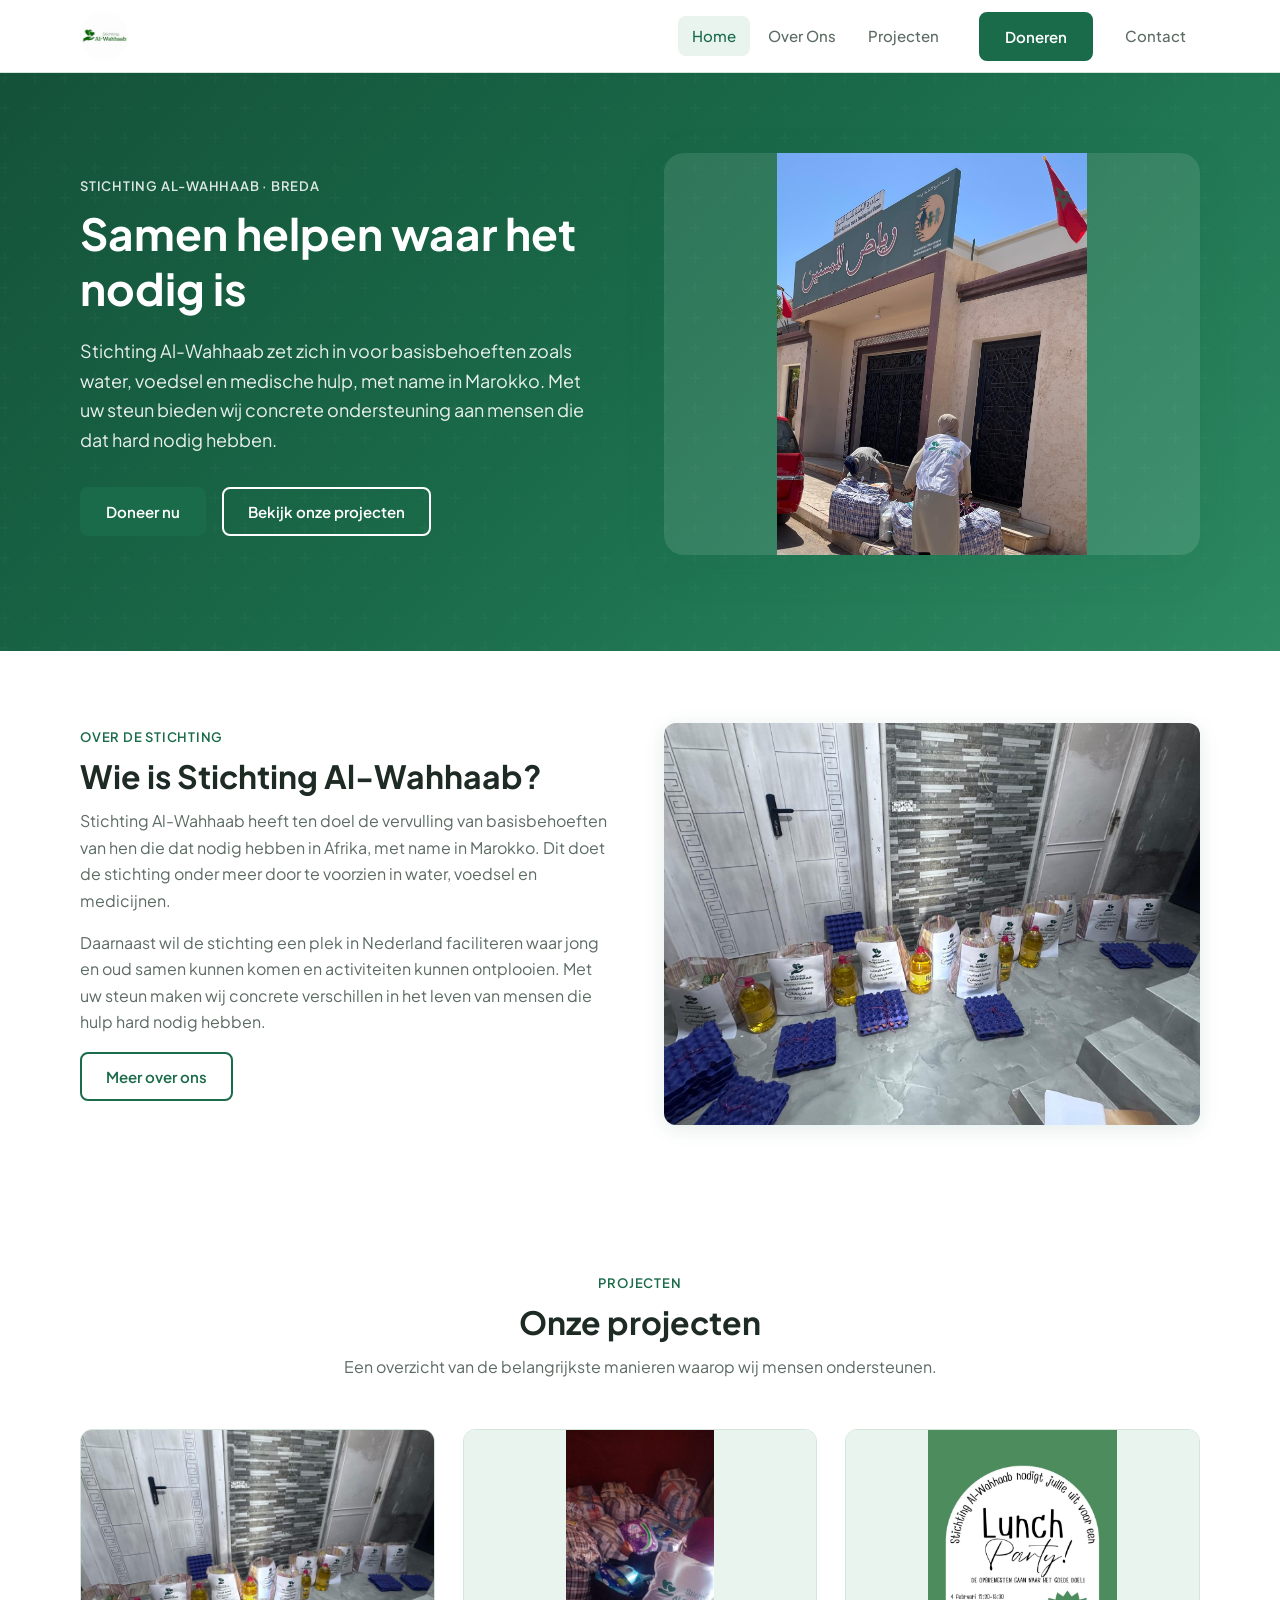
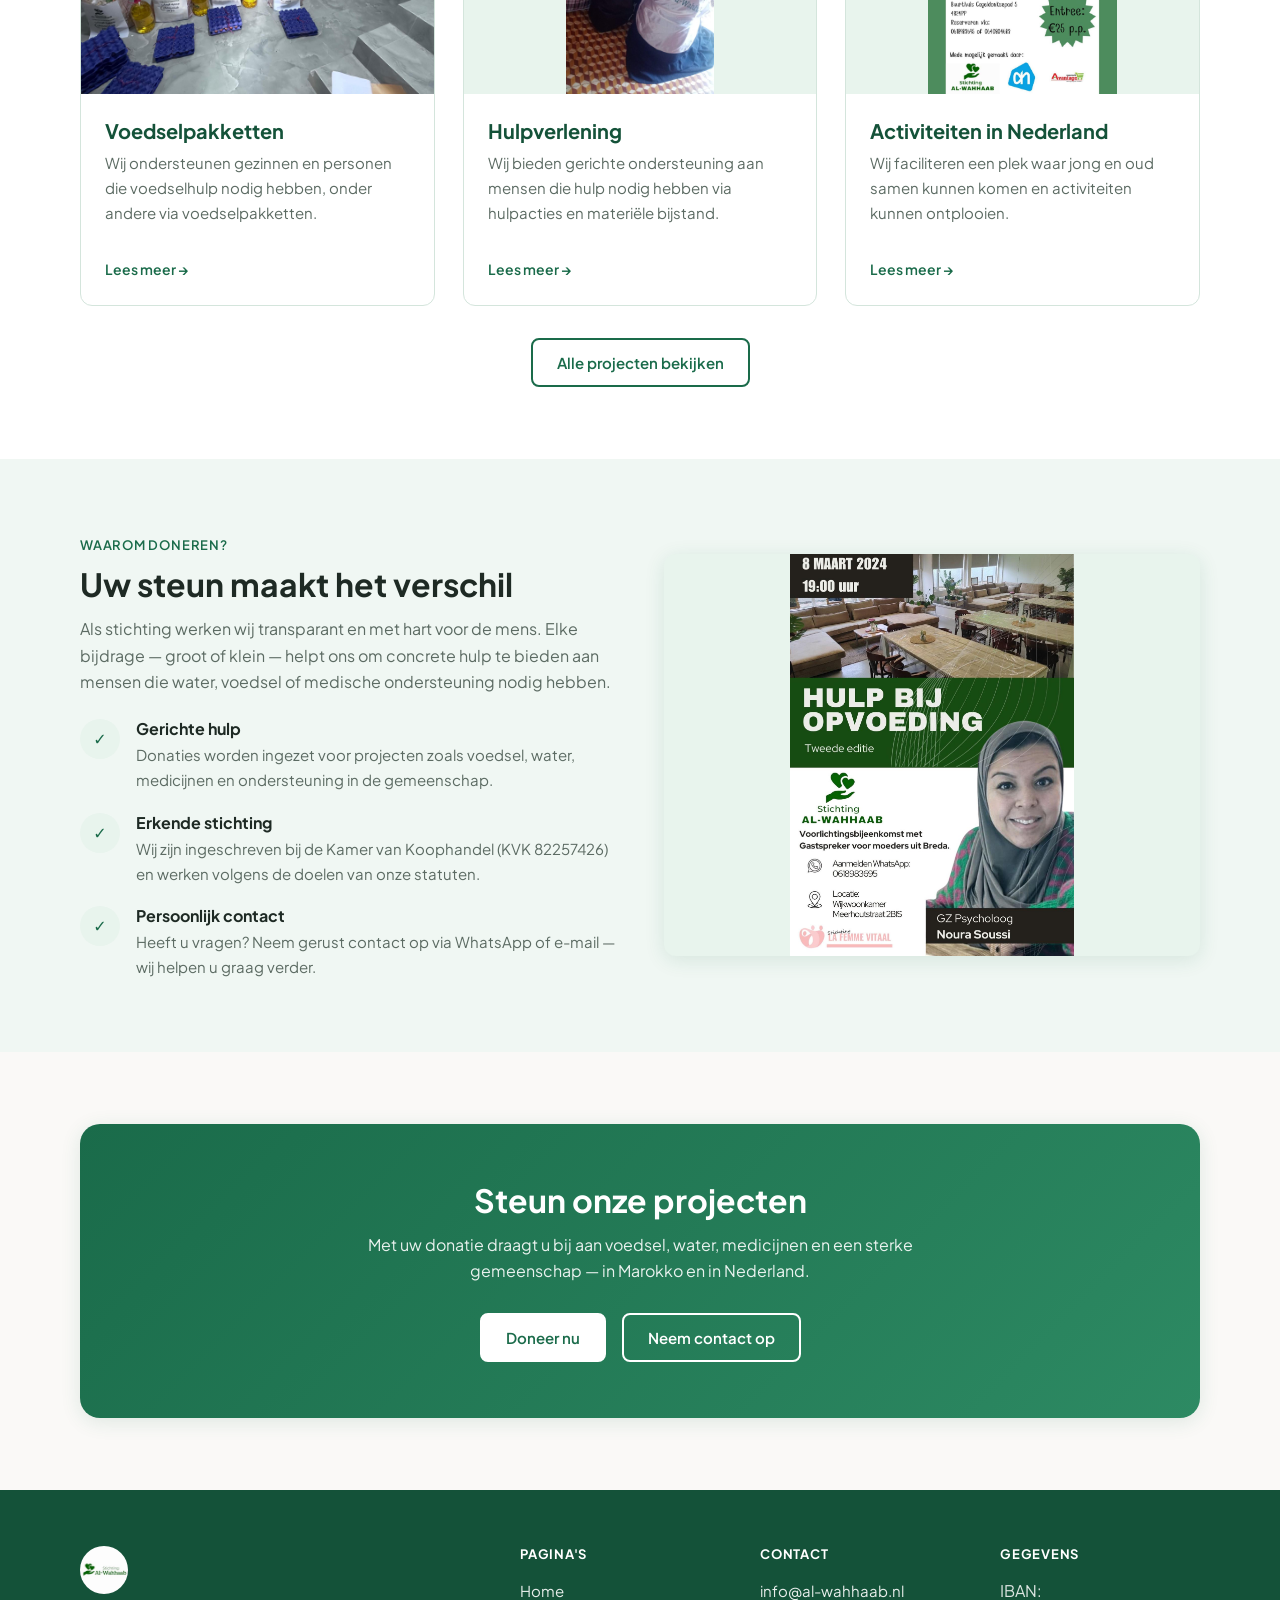
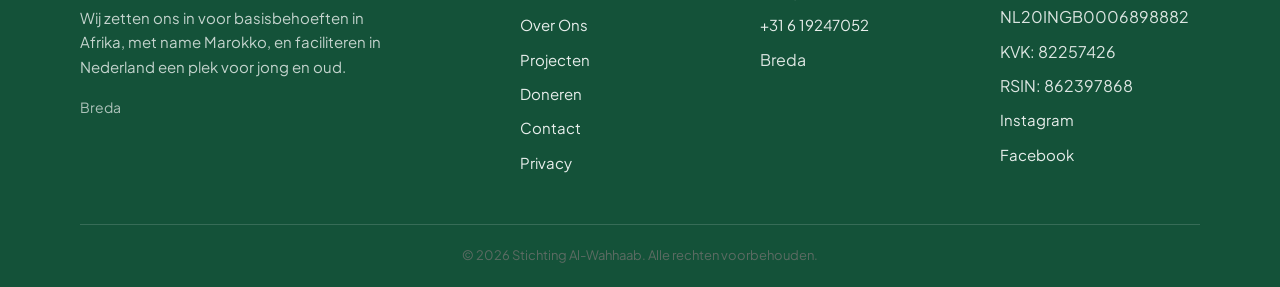
<file: index.html>
<!DOCTYPE html>
<html lang="nl">
<head>
  <meta charset="UTF-8">
  <meta name="viewport" content="width=device-width, initial-scale=1.0">
  <meta name="description" content="Stichting Al-Wahhaab zet zich in voor basisbehoeften zoals water, voedsel en medische hulp, met name in Marokko. Vanuit Breda helpen wij mensen die dat nodig hebben.">
  <title>Stichting Al-Wahhaab | Samen helpen waar het nodig is</title>
  <link rel="icon" href="Images/logo.jpg" type="image/jpeg">
  <link rel="preconnect" href="https://fonts.googleapis.com">
  <link rel="preconnect" href="https://fonts.gstatic.com" crossorigin>
  <link href="https://fonts.googleapis.com/css2?family=Plus+Jakarta+Sans:wght@400;500;600;700&display=swap" rel="stylesheet">
  <link rel="stylesheet" href="css/style.css">
</head>
<body>
  <header class="site-header">
    <div class="site-header__inner">
      <a href="index.html" class="logo" aria-label="Stichting Al-Wahhaab — naar home">

        <img class="logo__image" src="Images/logo.jpg" alt="Logo Stichting Al-Wahhaab">

      </a>
      <button class="nav-toggle" type="button" aria-label="Menu openen" aria-expanded="false" aria-controls="main-nav">
        <span class="nav-toggle__bar"></span>
        <span class="nav-toggle__bar"></span>
        <span class="nav-toggle__bar"></span>
      </button>
      <nav class="nav" id="main-nav" aria-label="Hoofdnavigatie">
        <a href="index.html" class="nav__link nav__link--active">Home</a>
        <a href="over-ons.html" class="nav__link">Over Ons</a>
        <a href="projecten.html" class="nav__link">Projecten</a>
        <a href="doneren.html" class="nav__link nav__cta"><span class="btn btn--primary">Doneren</span></a>
        <a href="contact.html" class="nav__link">Contact</a>
      </nav>
    </div>
  </header>

  <main>
    <section class="hero" aria-labelledby="hero-title">
      <div class="hero__inner">
        <div class="hero__content">
          <p class="section-label" style="color: rgba(255,255,255,0.85);">Stichting Al-Wahhaab · Breda</p>
          <h1 id="hero-title">Samen helpen waar het nodig is</h1>
          <p class="lead">Stichting Al-Wahhaab zet zich in voor basisbehoeften zoals water, voedsel en medische hulp, met name in Marokko. Met uw steun bieden wij concrete ondersteuning aan mensen die dat hard nodig hebben.</p>
          <div class="btn-group">
            <a href="doneren.html" class="btn btn--primary">Doneer nu</a>
            <a href="projecten.html" class="btn btn--outline-white">Bekijk onze projecten</a>
          </div>
        </div>
        <div class="hero__image hero__image--contain">
          <img src="Images/Aflevering.jpeg" alt="Hulpverlening en aflevering door Stichting Al-Wahhaab">
        </div>
      </div>
    </section>

    <section class="section section--white" aria-labelledby="intro-title">
      <div class="container">
        <div class="content-grid">
          <div>
            <span class="section-label">Over de stichting</span>
            <h2 id="intro-title">Wie is Stichting Al-Wahhaab?</h2>
            <p>Stichting Al-Wahhaab heeft ten doel de vervulling van basisbehoeften van hen die dat nodig hebben in Afrika, met name in Marokko. Dit doet de stichting onder meer door te voorzien in water, voedsel en medicijnen.</p>
            <p>Daarnaast wil de stichting een plek in Nederland faciliteren waar jong en oud samen kunnen komen en activiteiten kunnen ontplooien. Met uw steun maken wij concrete verschillen in het leven van mensen die hulp hard nodig hebben.</p>
            <a href="over-ons.html" class="btn btn--secondary">Meer over ons</a>
          </div>
          <div class="content-grid__image content-image">
            <img src="Images/Voedselpakket.jpeg" alt="Voedselpakketten van Stichting Al-Wahhaab">
          </div>
        </div>
      </div>
    </section>

    <section class="section section--white" aria-labelledby="projects-preview-title">
      <div class="container">
        <div class="section-header">
          <span class="section-label">Projecten</span>
          <h2 id="projects-preview-title">Onze projecten</h2>
          <p>Een overzicht van de belangrijkste manieren waarop wij mensen ondersteunen.</p>
        </div>
        <div class="projects-grid">
          <article class="project-card">
            <div class="project-card__image">
              <img src="Images/Voedselpakket.jpeg" alt="Voedselpakketten van Stichting Al-Wahhaab">
            </div>
            <div class="project-card__body">
              <h3>Voedselpakketten</h3>
              <p>Wij ondersteunen gezinnen en personen die voedselhulp nodig hebben, onder andere via voedselpakketten.</p>
              <a href="projecten.html#voedselpakketten" class="project-card__link">Lees meer →</a>
            </div>
          </article>
          <article class="project-card">
            <div class="project-card__image">
              <img src="Images/Hulptassen.jpeg" alt="Hulpactie met hulptassen van Stichting Al-Wahhaab">
            </div>
            <div class="project-card__body">
              <h3>Hulpverlening</h3>
              <p>Wij bieden gerichte ondersteuning aan mensen die hulp nodig hebben via hulpacties en materiële bijstand.</p>
              <a href="projecten.html#hulpverlening" class="project-card__link">Lees meer →</a>
            </div>
          </article>
          <article class="project-card">
            <div class="project-card__image">
              <img src="Images/Lunchparty.jpeg" alt="Activiteiten en samenkomst in Nederland">
            </div>
            <div class="project-card__body">
              <h3>Activiteiten in Nederland</h3>
              <p>Wij faciliteren een plek waar jong en oud samen kunnen komen en activiteiten kunnen ontplooien.</p>
              <a href="projecten.html#activiteiten-nederland" class="project-card__link">Lees meer →</a>
            </div>
          </article>
        </div>
        <p class="text-center" style="margin-top: 2rem;">
          <a href="projecten.html" class="btn btn--secondary">Alle projecten bekijken</a>
        </p>
      </div>
    </section>

    <section class="section section--alt" aria-labelledby="trust-title">
      <div class="container">
        <div class="trust-section">
          <div>
            <span class="section-label">Waarom doneren?</span>
            <h2 id="trust-title">Uw steun maakt het verschil</h2>
            <p>Als stichting werken wij transparant en met hart voor de mens. Elke bijdrage — groot of klein — helpt ons om concrete hulp te bieden aan mensen die water, voedsel of medische ondersteuning nodig hebben.</p>
            <div class="trust-list">
              <div class="trust-item">
                <div class="trust-item__icon" aria-hidden="true">✓</div>
                <div>
                  <h4>Gerichte hulp</h4>
                  <p>Donaties worden ingezet voor projecten zoals voedsel, water, medicijnen en ondersteuning in de gemeenschap.</p>
                </div>
              </div>
              <div class="trust-item">
                <div class="trust-item__icon" aria-hidden="true">✓</div>
                <div>
                  <h4>Erkende stichting</h4>
                  <p>Wij zijn ingeschreven bij de Kamer van Koophandel (KVK 82257426) en werken volgens de doelen van onze statuten.</p>
                </div>
              </div>
              <div class="trust-item">
                <div class="trust-item__icon" aria-hidden="true">✓</div>
                <div>
                  <h4>Persoonlijk contact</h4>
                  <p>Heeft u vragen? Neem gerust contact op via WhatsApp of e-mail — wij helpen u graag verder.</p>
                </div>
              </div>
            </div>
          </div>
          <div class="content-image">
            <img src="Images/Psycholoog.jpeg" alt="Ondersteuning en hulpverlening door Stichting Al-Wahhaab">
          </div>
        </div>
      </div>
    </section>

    <section class="section">
      <div class="container">
        <div class="cta-banner">
          <h2>Steun onze projecten</h2>
          <p>Met uw donatie draagt u bij aan voedsel, water, medicijnen en een sterke gemeenschap — in Marokko en in Nederland.</p>
          <div class="btn-group" style="justify-content: center;">
            <a href="doneren.html" class="btn btn--primary" style="background: white; color: var(--color-primary); border-color: white;">Doneer nu</a>
            <a href="contact.html" class="btn btn--outline-white">Neem contact op</a>
          </div>
        </div>
      </div>
    </section>
  </main>

  <footer class="site-footer">
    <div class="container">
      <div class="footer-grid">
        <div class="footer-brand">
          <a href="index.html" class="logo logo--footer">
            <img class="logo__image logo__image--footer" src="Images/logo.jpg" alt="Logo Stichting Al-Wahhaab">
          </a>
          <p>Wij zetten ons in voor basisbehoeften in Afrika, met name Marokko, en faciliteren in Nederland een plek voor jong en oud.</p>
          <p class="footer-location">Breda</p>
        </div>
        <div>
          <h3 class="footer-heading">Pagina's</h3>
          <ul class="footer-links">
            <li><a href="index.html">Home</a></li>
            <li><a href="over-ons.html">Over Ons</a></li>
            <li><a href="projecten.html">Projecten</a></li>
            <li><a href="doneren.html">Doneren</a></li>
            <li><a href="contact.html">Contact</a></li>
            <li><a href="privacy.html">Privacy</a></li>
          </ul>
        </div>
        <div>
          <h3 class="footer-heading">Contact</h3>
          <ul class="footer-links">
            <li><a href="mailto:info@al-wahhaab.nl">info@al-wahhaab.nl</a></li>
            <li><a href="https://wa.me/31619247052" target="_blank" rel="noopener noreferrer">+31 6 19247052</a></li>
            <li>Breda</li>
          </ul>
        </div>
        <div>
          <h3 class="footer-heading">Gegevens</h3>
          <ul class="footer-links">
            <li>IBAN: NL20INGB0006898882</li>
            <li>KVK: 82257426</li>
            <li>RSIN: 862397868</li>
            <li><a href="https://www.instagram.com/stichting.alwahhaab?igsh=eHZibWZzYjQzam8w&utm_source=qr" target="_blank" rel="noopener noreferrer">Instagram</a></li>
            <li><a href="https://www.facebook.com/share/18pHpDNqFq/?mibextid=wwXIfr" target="_blank" rel="noopener noreferrer">Facebook</a></li>
          </ul>
        </div>
      </div>
      <div class="footer-bottom">
        <p>&copy; <span id="year"></span> Stichting Al-Wahhaab. Alle rechten voorbehouden.</p>
      </div>
    </div>
  </footer>

  <script>document.getElementById("year").textContent = new Date().getFullYear();</script>
  <script src="js/script.js"></script>
</body>
</html>
</file>
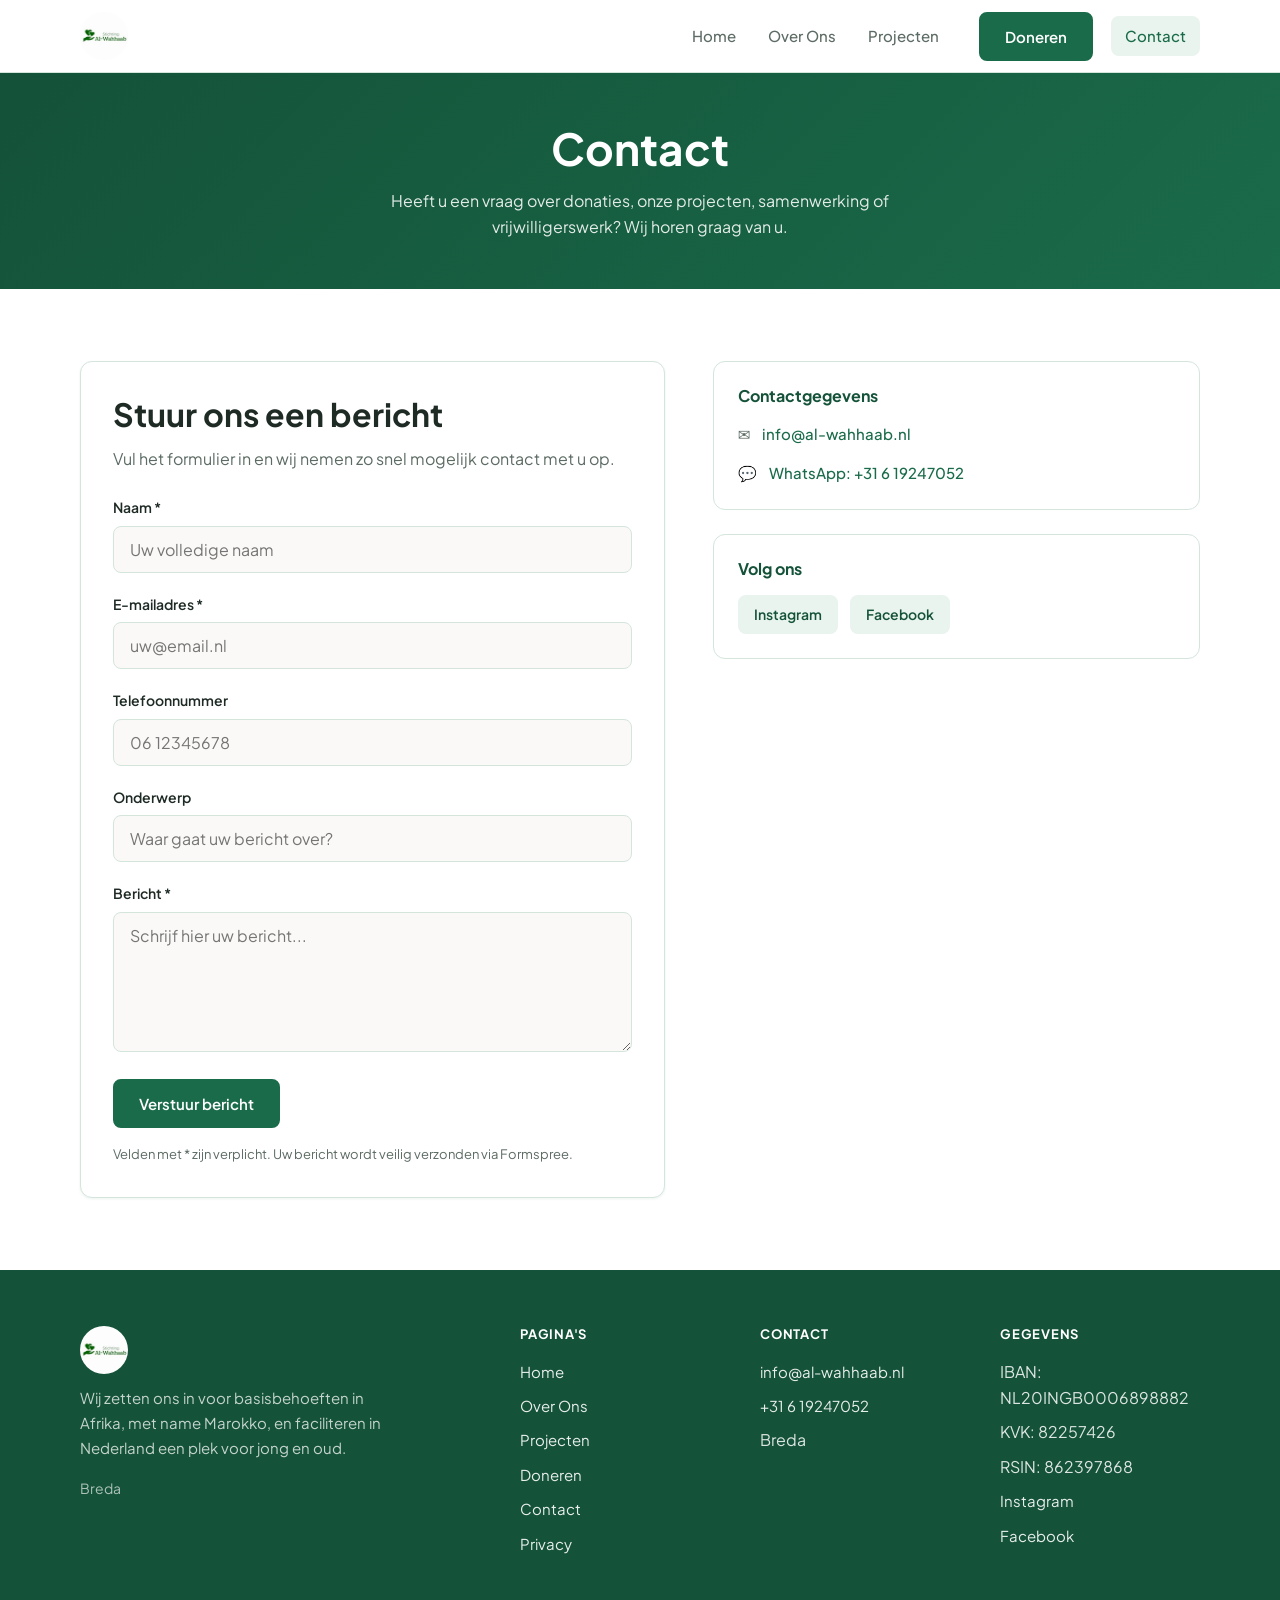
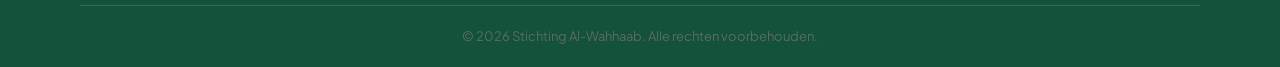
<file: contact.html>
<!DOCTYPE html>
<html lang="nl">
<head>
  <meta charset="UTF-8">
  <meta name="viewport" content="width=device-width, initial-scale=1.0">
  <meta name="description" content="Neem contact op met Stichting Al-Wahhaab in Breda. Vragen over donaties, samenwerking of vrijwilligerswerk? Mail, WhatsApp of gebruik het contactformulier.">
  <title>Contact | Stichting Al-Wahhaab</title>
  <link rel="icon" href="Images/logo.jpg" type="image/jpeg">
  <link rel="preconnect" href="https://fonts.googleapis.com">
  <link rel="preconnect" href="https://fonts.gstatic.com" crossorigin>
  <link href="https://fonts.googleapis.com/css2?family=Plus+Jakarta+Sans:wght@400;500;600;700&display=swap" rel="stylesheet">
  <link rel="stylesheet" href="css/style.css">
</head>
<body>
  <header class="site-header">
    <div class="site-header__inner">
      <a href="index.html" class="logo" aria-label="Stichting Al-Wahhaab — naar home">
        <img class="logo__image" src="Images/logo.jpg" alt="Logo Stichting Al-Wahhaab">
      </a>
      <button class="nav-toggle" type="button" aria-label="Menu openen" aria-expanded="false" aria-controls="main-nav">
        <span class="nav-toggle__bar"></span>
        <span class="nav-toggle__bar"></span>
        <span class="nav-toggle__bar"></span>
      </button>
      <nav class="nav" id="main-nav" aria-label="Hoofdnavigatie">
        <a href="index.html" class="nav__link">Home</a>
        <a href="over-ons.html" class="nav__link">Over Ons</a>
        <a href="projecten.html" class="nav__link">Projecten</a>
        <a href="doneren.html" class="nav__link nav__cta"><span class="btn btn--primary">Doneren</span></a>
        <a href="contact.html" class="nav__link nav__link--active">Contact</a>
      </nav>
    </div>
  </header>

  <main>
    <section class="page-hero">
      <div class="container">
        <h1>Contact</h1>
        <p>Heeft u een vraag over donaties, onze projecten, samenwerking of vrijwilligerswerk? Wij horen graag van u.</p>
      </div>
    </section>

    <section class="section section--white">
      <div class="container">
        <div class="contact-layout">
          <div>
            <div
              id="form-success"
              hidden
              class="alert alert--success"
              tabindex="-1"
              role="status"
              aria-live="polite"
            >
              <h3>Bedankt voor uw bericht!</h3>
              <p>Wij hebben uw bericht in goede orde ontvangen en nemen zo snel mogelijk contact met u op.</p>
            </div>

            <form
              class="contact-form"
              id="contact-form"
              aria-labelledby="form-title"
            >
              <h2 id="form-title">Stuur ons een bericht</h2>
              <p style="margin-bottom: 1.5rem;">Vul het formulier in en wij nemen zo snel mogelijk contact met u op.</p>

              <div class="form-group">
                <label for="name">Naam <span aria-hidden="true">*</span></label>
                <input type="text" id="name" name="name" required autocomplete="name" placeholder="Uw volledige naam">
              </div>

              <div class="form-group">
                <label for="email">E-mailadres <span aria-hidden="true">*</span></label>
                <input type="email" id="email" name="email" required autocomplete="email" placeholder="uw@email.nl">
              </div>

              <div class="form-group">
                <label for="phone">Telefoonnummer</label>
                <input type="tel" id="phone" name="phone" autocomplete="tel" placeholder="06 12345678">
              </div>

              <div class="form-group">
                <label for="subject">Onderwerp</label>
                <input type="text" id="subject" name="subject" placeholder="Waar gaat uw bericht over?">
              </div>

              <div class="form-group">
                <label for="message">Bericht <span aria-hidden="true">*</span></label>
                <textarea id="message" name="message" required placeholder="Schrijf hier uw bericht..."></textarea>
              </div>

              <div class="form-error" id="form-error" hidden role="alert" aria-live="assertive"></div>

              <button type="submit" class="btn btn--primary" id="form-submit">Verstuur bericht</button>

              <p class="form-note">Velden met * zijn verplicht. Uw bericht wordt veilig verzonden via Formspree.</p>
            </form>
          </div>

          <aside class="contact-info">
            <div class="contact-card">
              <h3>Contactgegevens</h3>
              <ul class="contact-list">
                <li>
                  <span aria-hidden="true">✉</span>
                  <span><a href="mailto:info@al-wahhaab.nl">info@al-wahhaab.nl</a></span>
                </li>
                <li>
                  <span aria-hidden="true">💬</span>
                  <span><a href="https://wa.me/31619247052" target="_blank" rel="noopener noreferrer">WhatsApp: +31 6 19247052</a></span>
                </li>
              </ul>
            </div>

            <div class="contact-card">
              <h3>Volg ons</h3>
              <div class="social-links">
                <a href="https://www.instagram.com/stichting.alwahhaab?igsh=eHZibWZzYjQzam8w&utm_source=qr" target="_blank" rel="noopener noreferrer">Instagram</a>
                <a href="https://www.facebook.com/share/18pHpDNqFq/?mibextid=wwXIfr" target="_blank" rel="noopener noreferrer">Facebook</a>
              </div>
            </div>
          </aside>
        </div>
      </div>
    </section>
  </main>

  <footer class="site-footer">
    <div class="container">
      <div class="footer-grid">
        <div class="footer-brand">
          <a href="index.html" class="logo logo--footer">
            <img class="logo__image logo__image--footer" src="Images/logo.jpg" alt="Logo Stichting Al-Wahhaab">
          </a>
          <p>Wij zetten ons in voor basisbehoeften in Afrika, met name Marokko, en faciliteren in Nederland een plek voor jong en oud.</p>
          <p class="footer-location">Breda</p>
        </div>
        <div>
          <h3 class="footer-heading">Pagina's</h3>
          <ul class="footer-links">
            <li><a href="index.html">Home</a></li>
            <li><a href="over-ons.html">Over Ons</a></li>
            <li><a href="projecten.html">Projecten</a></li>
            <li><a href="doneren.html">Doneren</a></li>
            <li><a href="contact.html">Contact</a></li>
            <li><a href="privacy.html">Privacy</a></li>
          </ul>
        </div>
        <div>
          <h3 class="footer-heading">Contact</h3>
          <ul class="footer-links">
            <li><a href="mailto:info@al-wahhaab.nl">info@al-wahhaab.nl</a></li>
            <li><a href="https://wa.me/31619247052" target="_blank" rel="noopener noreferrer">+31 6 19247052</a></li>
            <li>Breda</li>
          </ul>
        </div>
        <div>
          <h3 class="footer-heading">Gegevens</h3>
          <ul class="footer-links">
            <li>IBAN: NL20INGB0006898882</li>
            <li>KVK: 82257426</li>
            <li>RSIN: 862397868</li>
            <li><a href="https://www.instagram.com/stichting.alwahhaab?igsh=eHZibWZzYjQzam8w&utm_source=qr" target="_blank" rel="noopener noreferrer">Instagram</a></li>
            <li><a href="https://www.facebook.com/share/18pHpDNqFq/?mibextid=wwXIfr" target="_blank" rel="noopener noreferrer">Facebook</a></li>
          </ul>
        </div>
      </div>
      <div class="footer-bottom">
        <p>&copy; <span id="year"></span> Stichting Al-Wahhaab. Alle rechten voorbehouden.</p>
      </div>
    </div>
  </footer>

  <script>document.getElementById("year").textContent = new Date().getFullYear();</script>
  <script src="js/script.js"></script>
</body>
</html>
</file>
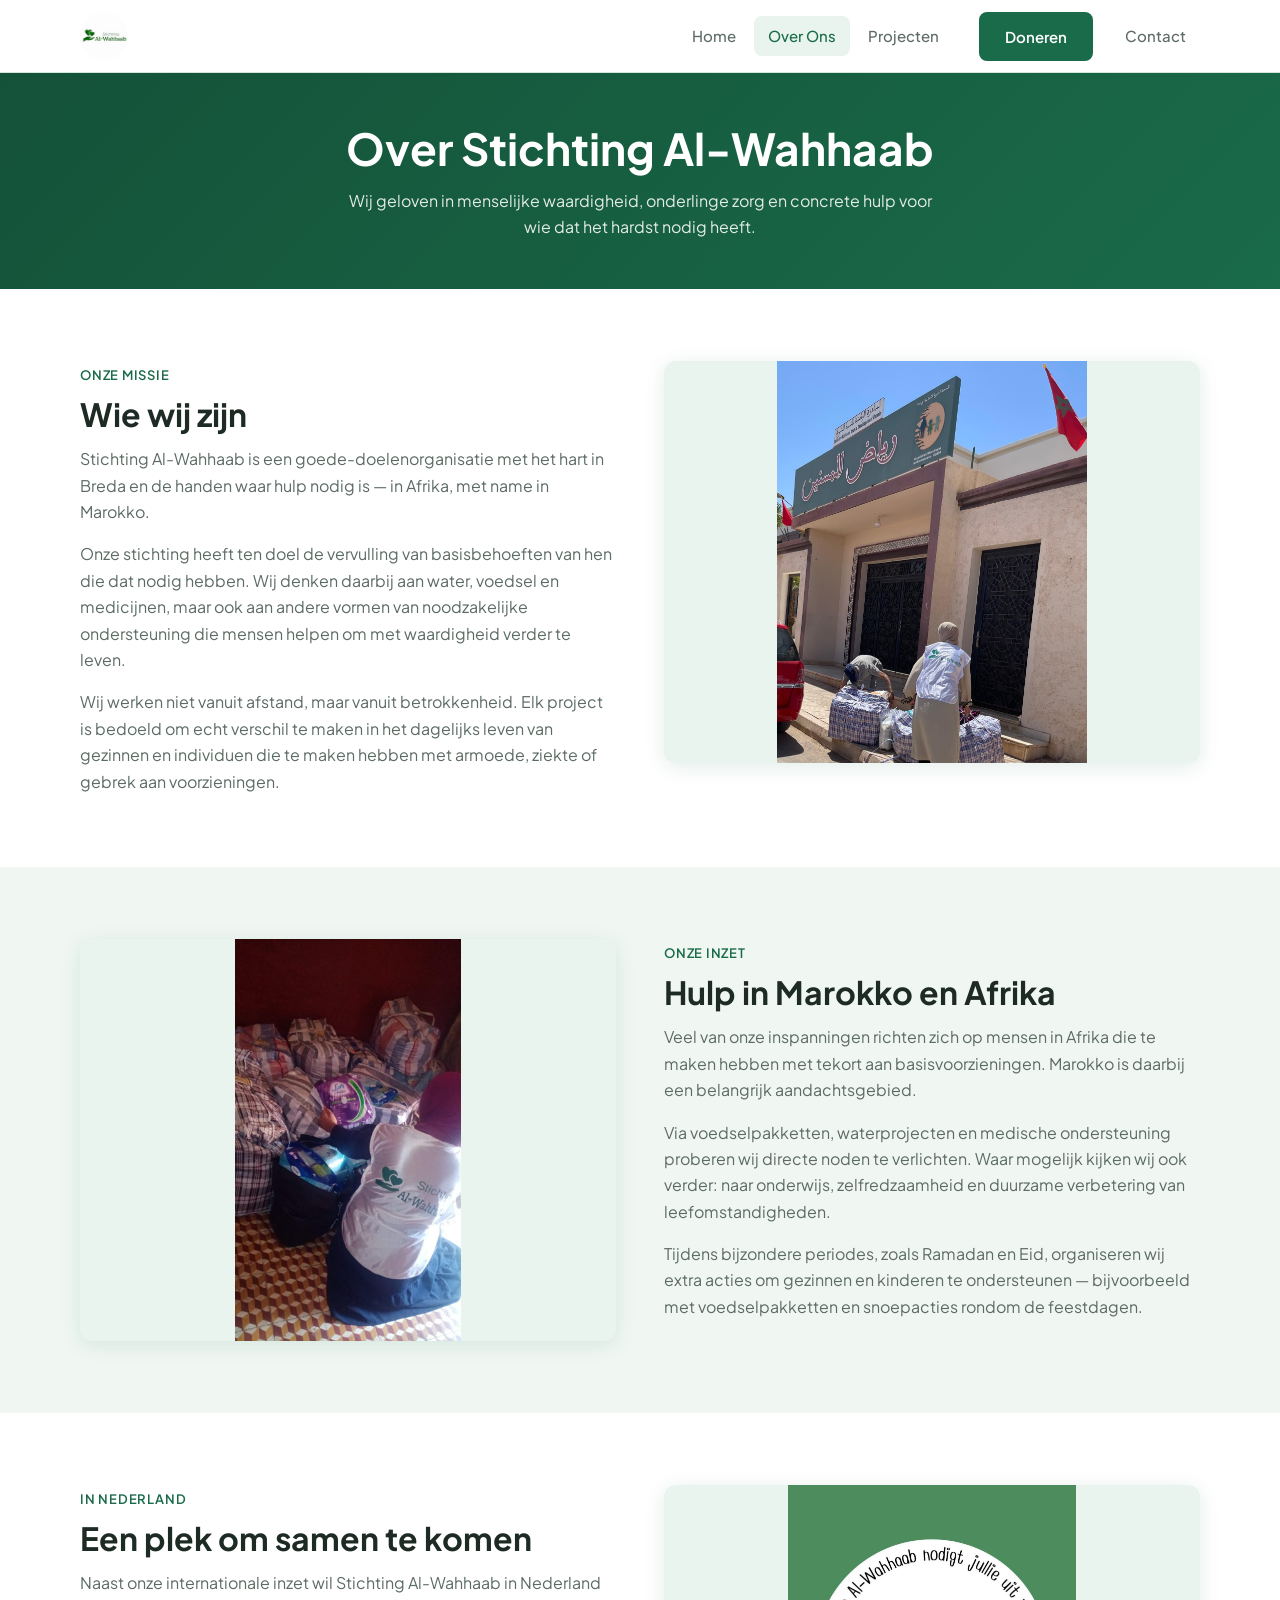
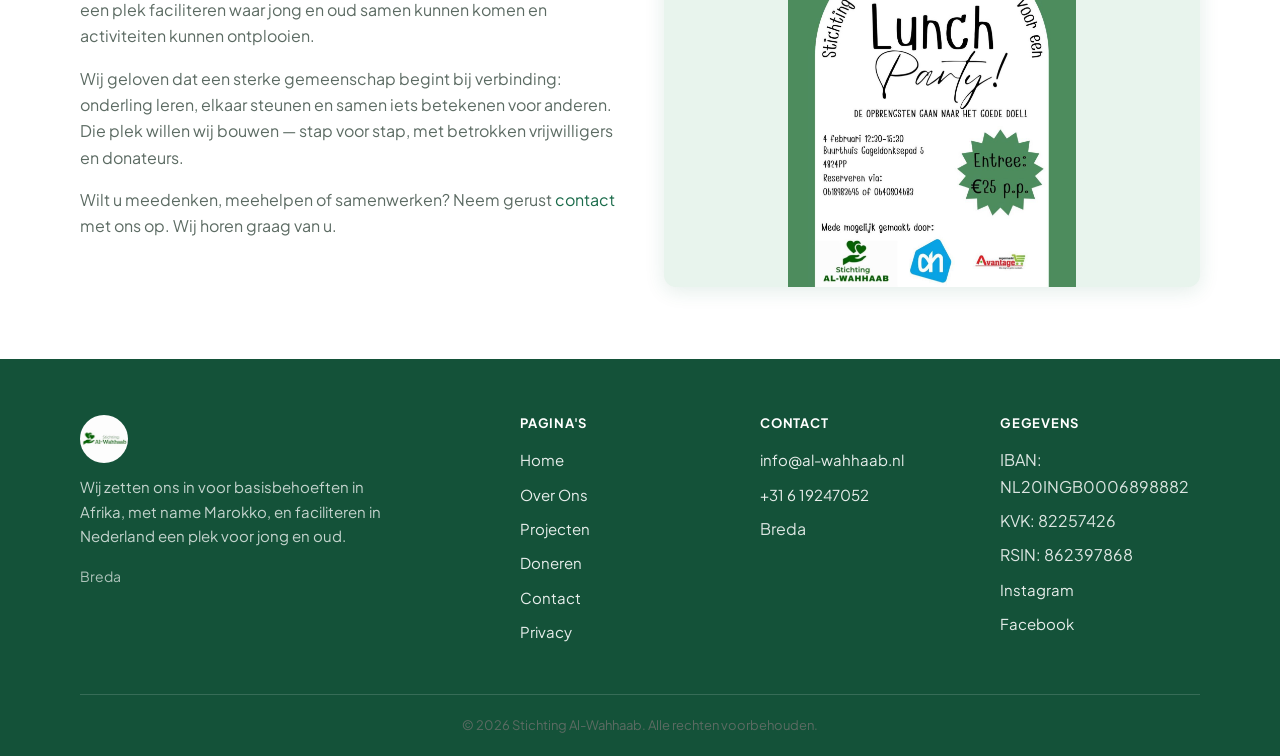
<file: over-ons.html>
<!DOCTYPE html>
<html lang="nl">
<head>
  <meta charset="UTF-8">
  <meta name="viewport" content="width=device-width, initial-scale=1.0">
  <meta name="description" content="Lees meer over Stichting Al-Wahhaab: onze missie, onze inzet in Marokko en Nederland, en onze officiële gegevens. Gevestigd in Breda.">
  <title>Over Ons | Stichting Al-Wahhaab</title>
  <link rel="icon" href="Images/logo.jpg" type="image/jpeg">
  <link rel="preconnect" href="https://fonts.googleapis.com">
  <link rel="preconnect" href="https://fonts.gstatic.com" crossorigin>
  <link href="https://fonts.googleapis.com/css2?family=Plus+Jakarta+Sans:wght@400;500;600;700&display=swap" rel="stylesheet">
  <link rel="stylesheet" href="css/style.css">
</head>
<body>
  <header class="site-header">
    <div class="site-header__inner">
      <a href="index.html" class="logo" aria-label="Stichting Al-Wahhaab — naar home">
        <img class="logo__image" src="Images/logo.jpg" alt="Logo Stichting Al-Wahhaab">
      </a>
      <button class="nav-toggle" type="button" aria-label="Menu openen" aria-expanded="false" aria-controls="main-nav">
        <span class="nav-toggle__bar"></span>
        <span class="nav-toggle__bar"></span>
        <span class="nav-toggle__bar"></span>
      </button>
      <nav class="nav" id="main-nav" aria-label="Hoofdnavigatie">
        <a href="index.html" class="nav__link">Home</a>
        <a href="over-ons.html" class="nav__link nav__link--active">Over Ons</a>
        <a href="projecten.html" class="nav__link">Projecten</a>
        <a href="doneren.html" class="nav__link nav__cta"><span class="btn btn--primary">Doneren</span></a>
        <a href="contact.html" class="nav__link">Contact</a>
      </nav>
    </div>
  </header>

  <main>
    <section class="page-hero">
      <div class="container">
        <h1>Over Stichting Al-Wahhaab</h1>
        <p>Wij geloven in menselijke waardigheid, onderlinge zorg en concrete hulp voor wie dat het hardst nodig heeft.</p>
      </div>
    </section>

    <section class="section section--white">
      <div class="container">
        <div class="content-grid">
          <div>
            <span class="section-label">Onze missie</span>
            <h2>Wie wij zijn</h2>
            <p>Stichting Al-Wahhaab is een goede-doelenorganisatie met het hart in Breda en de handen waar hulp nodig is — in Afrika, met name in Marokko.</p>
            <p>Onze stichting heeft ten doel de vervulling van basisbehoeften van hen die dat nodig hebben. Wij denken daarbij aan water, voedsel en medicijnen, maar ook aan andere vormen van noodzakelijke ondersteuning die mensen helpen om met waardigheid verder te leven.</p>
            <p>Wij werken niet vanuit afstand, maar vanuit betrokkenheid. Elk project is bedoeld om echt verschil te maken in het dagelijks leven van gezinnen en individuen die te maken hebben met armoede, ziekte of gebrek aan voorzieningen.</p>
          </div>
          <div class="content-grid__image content-image">
            <img src="Images/Aflevering.jpeg" alt="Hulpverlening door Stichting Al-Wahhaab">
          </div>
        </div>
      </div>
    </section>

    <section class="section section--alt">
      <div class="container">
        <div class="content-grid content-grid--reverse">
          <div>
            <span class="section-label">Onze inzet</span>
            <h2>Hulp in Marokko en Afrika</h2>
            <p>Veel van onze inspanningen richten zich op mensen in Afrika die te maken hebben met tekort aan basisvoorzieningen. Marokko is daarbij een belangrijk aandachtsgebied.</p>
            <p>Via voedselpakketten, waterprojecten en medische ondersteuning proberen wij directe noden te verlichten. Waar mogelijk kijken wij ook verder: naar onderwijs, zelfredzaamheid en duurzame verbetering van leefomstandigheden.</p>
            <p>Tijdens bijzondere periodes, zoals Ramadan en Eid, organiseren wij extra acties om gezinnen en kinderen te ondersteunen — bijvoorbeeld met voedselpakketten en snoepacties rondom de feestdagen.</p>
          </div>
          <div class="content-grid__image content-image">
            <img src="Images/Hulptassen.jpeg" alt="Hulpactie met hulptassen van Stichting Al-Wahhaab">
          </div>
        </div>
      </div>
    </section>

    <section class="section section--white">
      <div class="container">
        <div class="content-grid">
          <div>
            <span class="section-label">In Nederland</span>
            <h2>Een plek om samen te komen</h2>
            <p>Naast onze internationale inzet wil Stichting Al-Wahhaab in Nederland een plek faciliteren waar jong en oud samen kunnen komen en activiteiten kunnen ontplooien.</p>
            <p>Wij geloven dat een sterke gemeenschap begint bij verbinding: onderling leren, elkaar steunen en samen iets betekenen voor anderen. Die plek willen wij bouwen — stap voor stap, met betrokken vrijwilligers en donateurs.</p>
            <p>Wilt u meedenken, meehelpen of samenwerken? Neem gerust <a href="contact.html">contact</a> met ons op. Wij horen graag van u.</p>
          </div>
          <div class="content-grid__image content-image">
            <img src="Images/Lunchparty.jpeg" alt="Activiteiten en samenkomst in Nederland">
          </div>
        </div>
      </div>
    </section>
  </main>

  <footer class="site-footer">
    <div class="container">
      <div class="footer-grid">
        <div class="footer-brand">
          <a href="index.html" class="logo logo--footer">
            <img class="logo__image logo__image--footer" src="Images/logo.jpg" alt="Logo Stichting Al-Wahhaab">
          </a>
          <p>Wij zetten ons in voor basisbehoeften in Afrika, met name Marokko, en faciliteren in Nederland een plek voor jong en oud.</p>
          <p class="footer-location">Breda</p>
        </div>
        <div>
          <h3 class="footer-heading">Pagina's</h3>
          <ul class="footer-links">
            <li><a href="index.html">Home</a></li>
            <li><a href="over-ons.html">Over Ons</a></li>
            <li><a href="projecten.html">Projecten</a></li>
            <li><a href="doneren.html">Doneren</a></li>
            <li><a href="contact.html">Contact</a></li>
            <li><a href="privacy.html">Privacy</a></li>
          </ul>
        </div>
        <div>
          <h3 class="footer-heading">Contact</h3>
          <ul class="footer-links">
            <li><a href="mailto:info@al-wahhaab.nl">info@al-wahhaab.nl</a></li>
            <li><a href="https://wa.me/31619247052" target="_blank" rel="noopener noreferrer">+31 6 19247052</a></li>
            <li>Breda</li>
          </ul>
        </div>
        <div>
          <h3 class="footer-heading">Gegevens</h3>
          <ul class="footer-links">
            <li>IBAN: NL20INGB0006898882</li>
            <li>KVK: 82257426</li>
            <li>RSIN: 862397868</li>
            <li><a href="https://www.instagram.com/stichting.alwahhaab?igsh=eHZibWZzYjQzam8w&utm_source=qr" target="_blank" rel="noopener noreferrer">Instagram</a></li>
            <li><a href="https://www.facebook.com/share/18pHpDNqFq/?mibextid=wwXIfr" target="_blank" rel="noopener noreferrer">Facebook</a></li>
          </ul>
        </div>
      </div>
      <div class="footer-bottom">
        <p>&copy; <span id="year"></span> Stichting Al-Wahhaab. Alle rechten voorbehouden.</p>
      </div>
    </div>
  </footer>

  <script>document.getElementById("year").textContent = new Date().getFullYear();</script>
  <script src="js/script.js"></script>
</body>
</html>
</file>
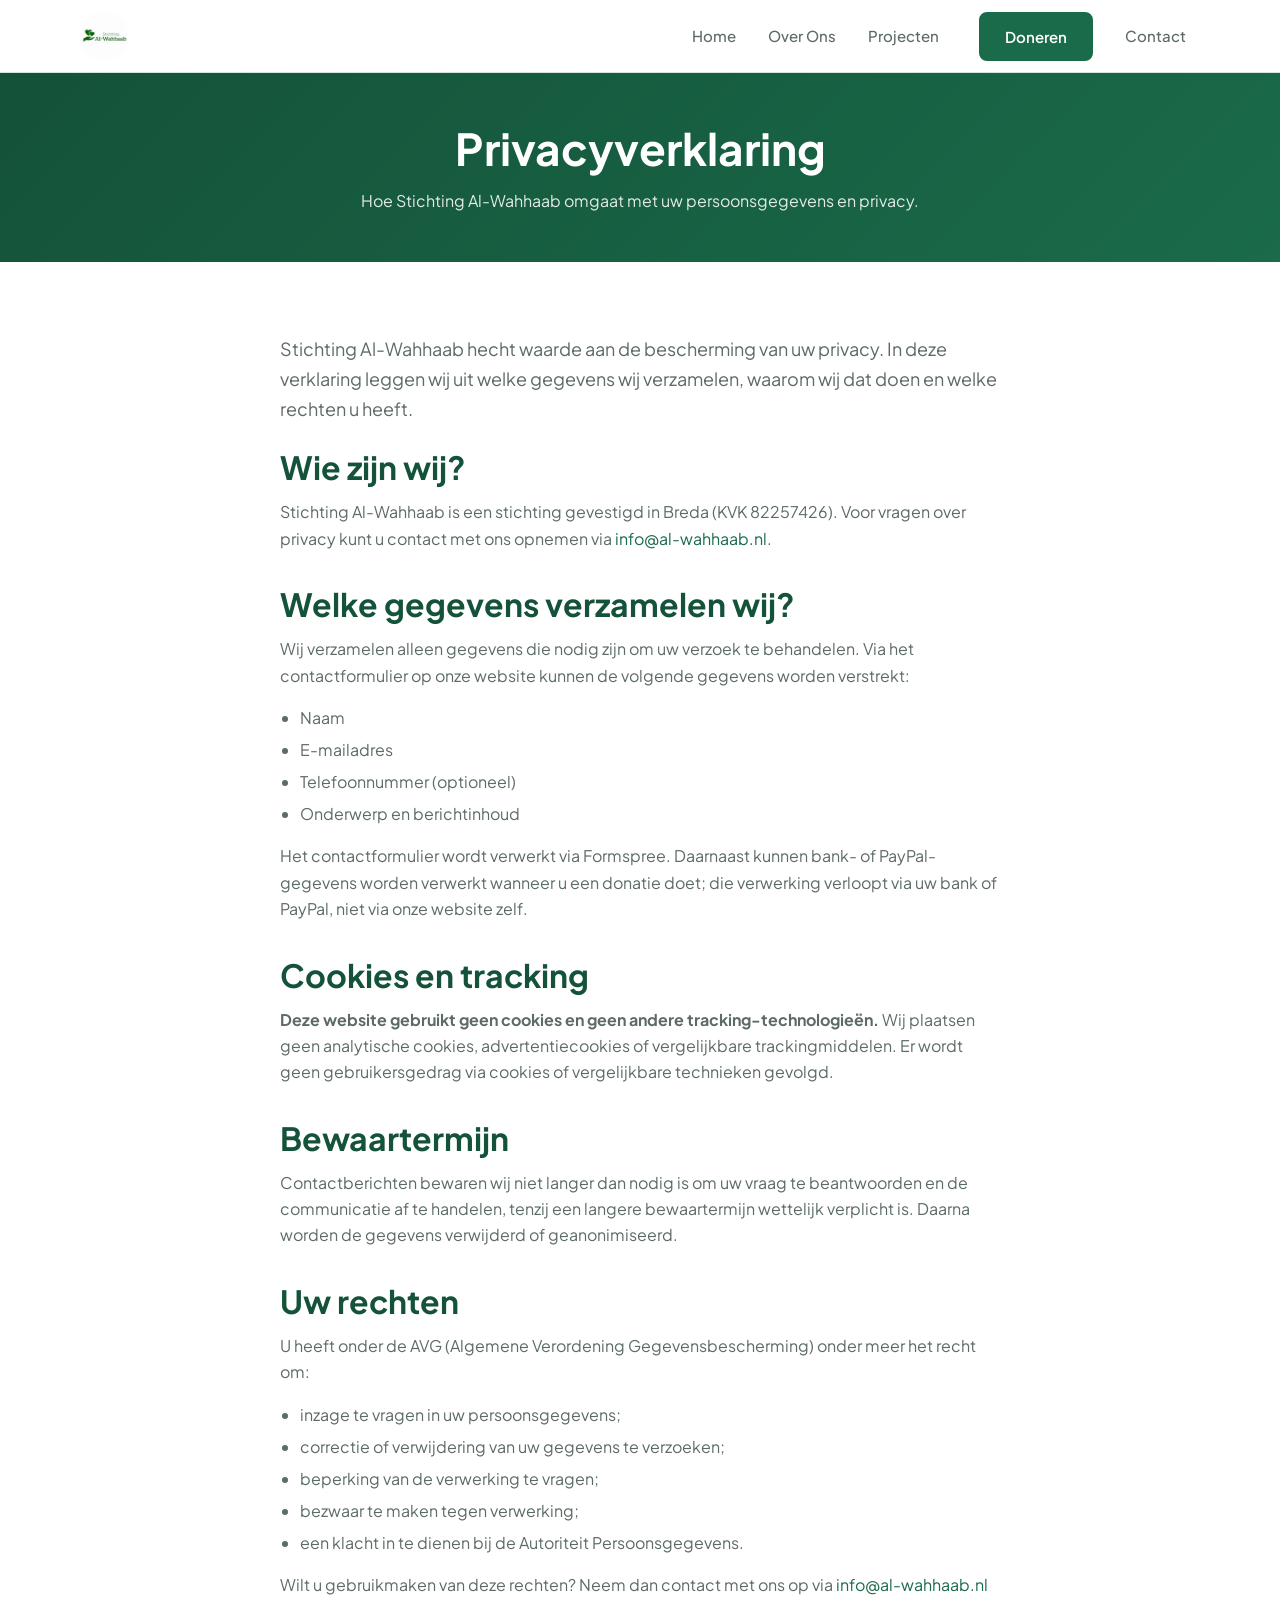
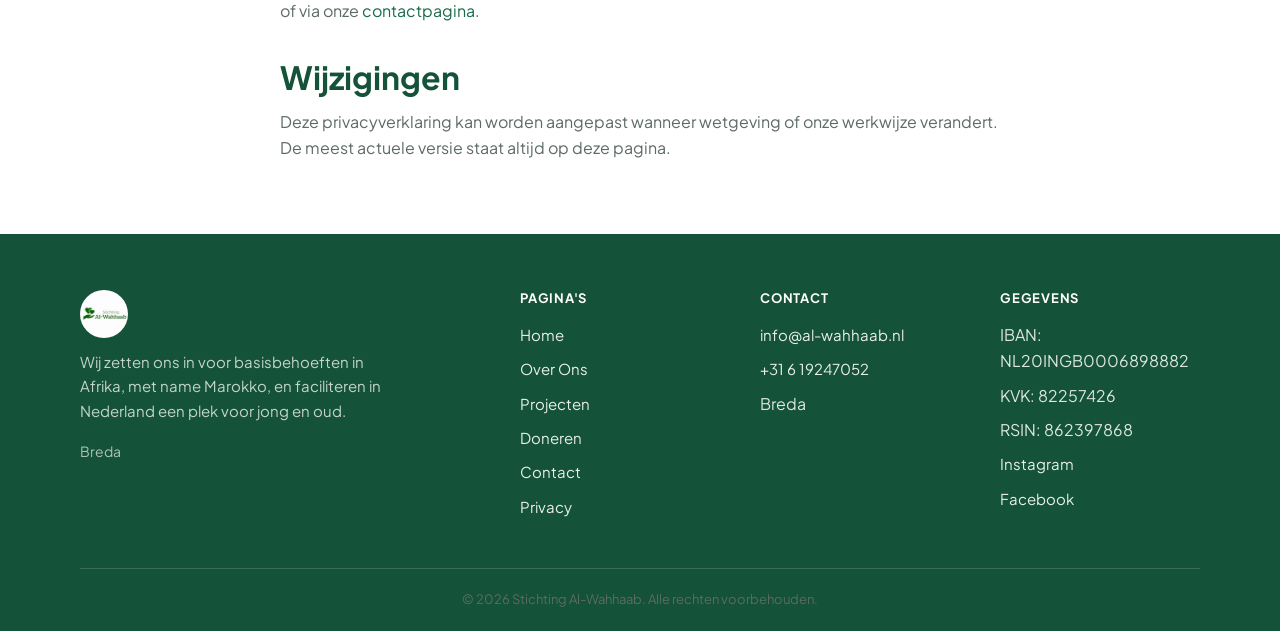
<file: privacy.html>
<!DOCTYPE html>
<html lang="nl">
<head>
  <meta charset="UTF-8">
  <meta name="viewport" content="width=device-width, initial-scale=1.0">
  <meta name="description" content="Privacyverklaring van Stichting Al-Wahhaab. Lees hoe wij omgaan met persoonsgegevens, cookies en uw rechten.">
  <title>Privacy | Stichting Al-Wahhaab</title>
  <link rel="icon" href="Images/logo.jpg" type="image/jpeg">
  <link rel="preconnect" href="https://fonts.googleapis.com">
  <link rel="preconnect" href="https://fonts.gstatic.com" crossorigin>
  <link href="https://fonts.googleapis.com/css2?family=Plus+Jakarta+Sans:wght@400;500;600;700&display=swap" rel="stylesheet">
  <link rel="stylesheet" href="css/style.css">
</head>
<body>
  <header class="site-header">
    <div class="site-header__inner">
      <a href="index.html" class="logo" aria-label="Stichting Al-Wahhaab — naar home">
        <img class="logo__image" src="Images/logo.jpg" alt="Logo Stichting Al-Wahhaab">
      </a>
      <button class="nav-toggle" type="button" aria-label="Menu openen" aria-expanded="false" aria-controls="main-nav">
        <span class="nav-toggle__bar"></span>
        <span class="nav-toggle__bar"></span>
        <span class="nav-toggle__bar"></span>
      </button>
      <nav class="nav" id="main-nav" aria-label="Hoofdnavigatie">
        <a href="index.html" class="nav__link">Home</a>
        <a href="over-ons.html" class="nav__link">Over Ons</a>
        <a href="projecten.html" class="nav__link">Projecten</a>
        <a href="doneren.html" class="nav__link nav__cta"><span class="btn btn--primary">Doneren</span></a>
        <a href="contact.html" class="nav__link">Contact</a>
      </nav>
    </div>
  </header>

  <main>
    <section class="page-hero">
      <div class="container">
        <h1>Privacyverklaring</h1>
        <p>Hoe Stichting Al-Wahhaab omgaat met uw persoonsgegevens en privacy.</p>
      </div>
    </section>

    <section class="section section--white">
      <div class="container privacy-content">
        <p class="lead">Stichting Al-Wahhaab hecht waarde aan de bescherming van uw privacy. In deze verklaring leggen wij uit welke gegevens wij verzamelen, waarom wij dat doen en welke rechten u heeft.</p>

        <h2>Wie zijn wij?</h2>
        <p>Stichting Al-Wahhaab is een stichting gevestigd in Breda (KVK 82257426). Voor vragen over privacy kunt u contact met ons opnemen via <a href="mailto:info@al-wahhaab.nl">info@al-wahhaab.nl</a>.</p>

        <h2>Welke gegevens verzamelen wij?</h2>
        <p>Wij verzamelen alleen gegevens die nodig zijn om uw verzoek te behandelen. Via het contactformulier op onze website kunnen de volgende gegevens worden verstrekt:</p>
        <ul class="privacy-list">
          <li>Naam</li>
          <li>E-mailadres</li>
          <li>Telefoonnummer (optioneel)</li>
          <li>Onderwerp en berichtinhoud</li>
        </ul>
        <p>Het contactformulier wordt verwerkt via Formspree. Daarnaast kunnen bank- of PayPal-gegevens worden verwerkt wanneer u een donatie doet; die verwerking verloopt via uw bank of PayPal, niet via onze website zelf.</p>

        <h2>Cookies en tracking</h2>
        <p><strong>Deze website gebruikt geen cookies en geen andere tracking-technologieën.</strong> Wij plaatsen geen analytische cookies, advertentiecookies of vergelijkbare trackingmiddelen. Er wordt geen gebruikersgedrag via cookies of vergelijkbare technieken gevolgd.</p>

        <h2>Bewaartermijn</h2>
        <p>Contactberichten bewaren wij niet langer dan nodig is om uw vraag te beantwoorden en de communicatie af te handelen, tenzij een langere bewaartermijn wettelijk verplicht is. Daarna worden de gegevens verwijderd of geanonimiseerd.</p>

        <h2>Uw rechten</h2>
        <p>U heeft onder de AVG (Algemene Verordening Gegevensbescherming) onder meer het recht om:</p>
        <ul class="privacy-list">
          <li>inzage te vragen in uw persoonsgegevens;</li>
          <li>correctie of verwijdering van uw gegevens te verzoeken;</li>
          <li>beperking van de verwerking te vragen;</li>
          <li>bezwaar te maken tegen verwerking;</li>
          <li>een klacht in te dienen bij de Autoriteit Persoonsgegevens.</li>
        </ul>
        <p>Wilt u gebruikmaken van deze rechten? Neem dan contact met ons op via <a href="mailto:info@al-wahhaab.nl">info@al-wahhaab.nl</a> of via onze <a href="contact.html">contactpagina</a>.</p>

        <h2>Wijzigingen</h2>
        <p>Deze privacyverklaring kan worden aangepast wanneer wetgeving of onze werkwijze verandert. De meest actuele versie staat altijd op deze pagina.</p>
      </div>
    </section>
  </main>

  <footer class="site-footer">
    <div class="container">
      <div class="footer-grid">
        <div class="footer-brand">
          <a href="index.html" class="logo logo--footer">
            <img class="logo__image logo__image--footer" src="Images/logo.jpg" alt="Logo Stichting Al-Wahhaab">
          </a>
          <p>Wij zetten ons in voor basisbehoeften in Afrika, met name Marokko, en faciliteren in Nederland een plek voor jong en oud.</p>
          <p class="footer-location">Breda</p>
        </div>
        <div>
          <h3 class="footer-heading">Pagina's</h3>
          <ul class="footer-links">
            <li><a href="index.html">Home</a></li>
            <li><a href="over-ons.html">Over Ons</a></li>
            <li><a href="projecten.html">Projecten</a></li>
            <li><a href="doneren.html">Doneren</a></li>
            <li><a href="contact.html">Contact</a></li>
            <li><a href="privacy.html">Privacy</a></li>
          </ul>
        </div>
        <div>
          <h3 class="footer-heading">Contact</h3>
          <ul class="footer-links">
            <li><a href="mailto:info@al-wahhaab.nl">info@al-wahhaab.nl</a></li>
            <li><a href="https://wa.me/31619247052" target="_blank" rel="noopener noreferrer">+31 6 19247052</a></li>
            <li>Breda</li>
          </ul>
        </div>
        <div>
          <h3 class="footer-heading">Gegevens</h3>
          <ul class="footer-links">
            <li>IBAN: NL20INGB0006898882</li>
            <li>KVK: 82257426</li>
            <li>RSIN: 862397868</li>
            <li><a href="https://www.instagram.com/stichting.alwahhaab?igsh=eHZibWZzYjQzam8w&utm_source=qr" target="_blank" rel="noopener noreferrer">Instagram</a></li>
            <li><a href="https://www.facebook.com/share/18pHpDNqFq/?mibextid=wwXIfr" target="_blank" rel="noopener noreferrer">Facebook</a></li>
          </ul>
        </div>
      </div>
      <div class="footer-bottom">
        <p>&copy; <span id="year"></span> Stichting Al-Wahhaab. Alle rechten voorbehouden.</p>
      </div>
    </div>
  </footer>

  <script>document.getElementById("year").textContent = new Date().getFullYear();</script>
  <script src="js/script.js"></script>
</body>
</html>
</file>
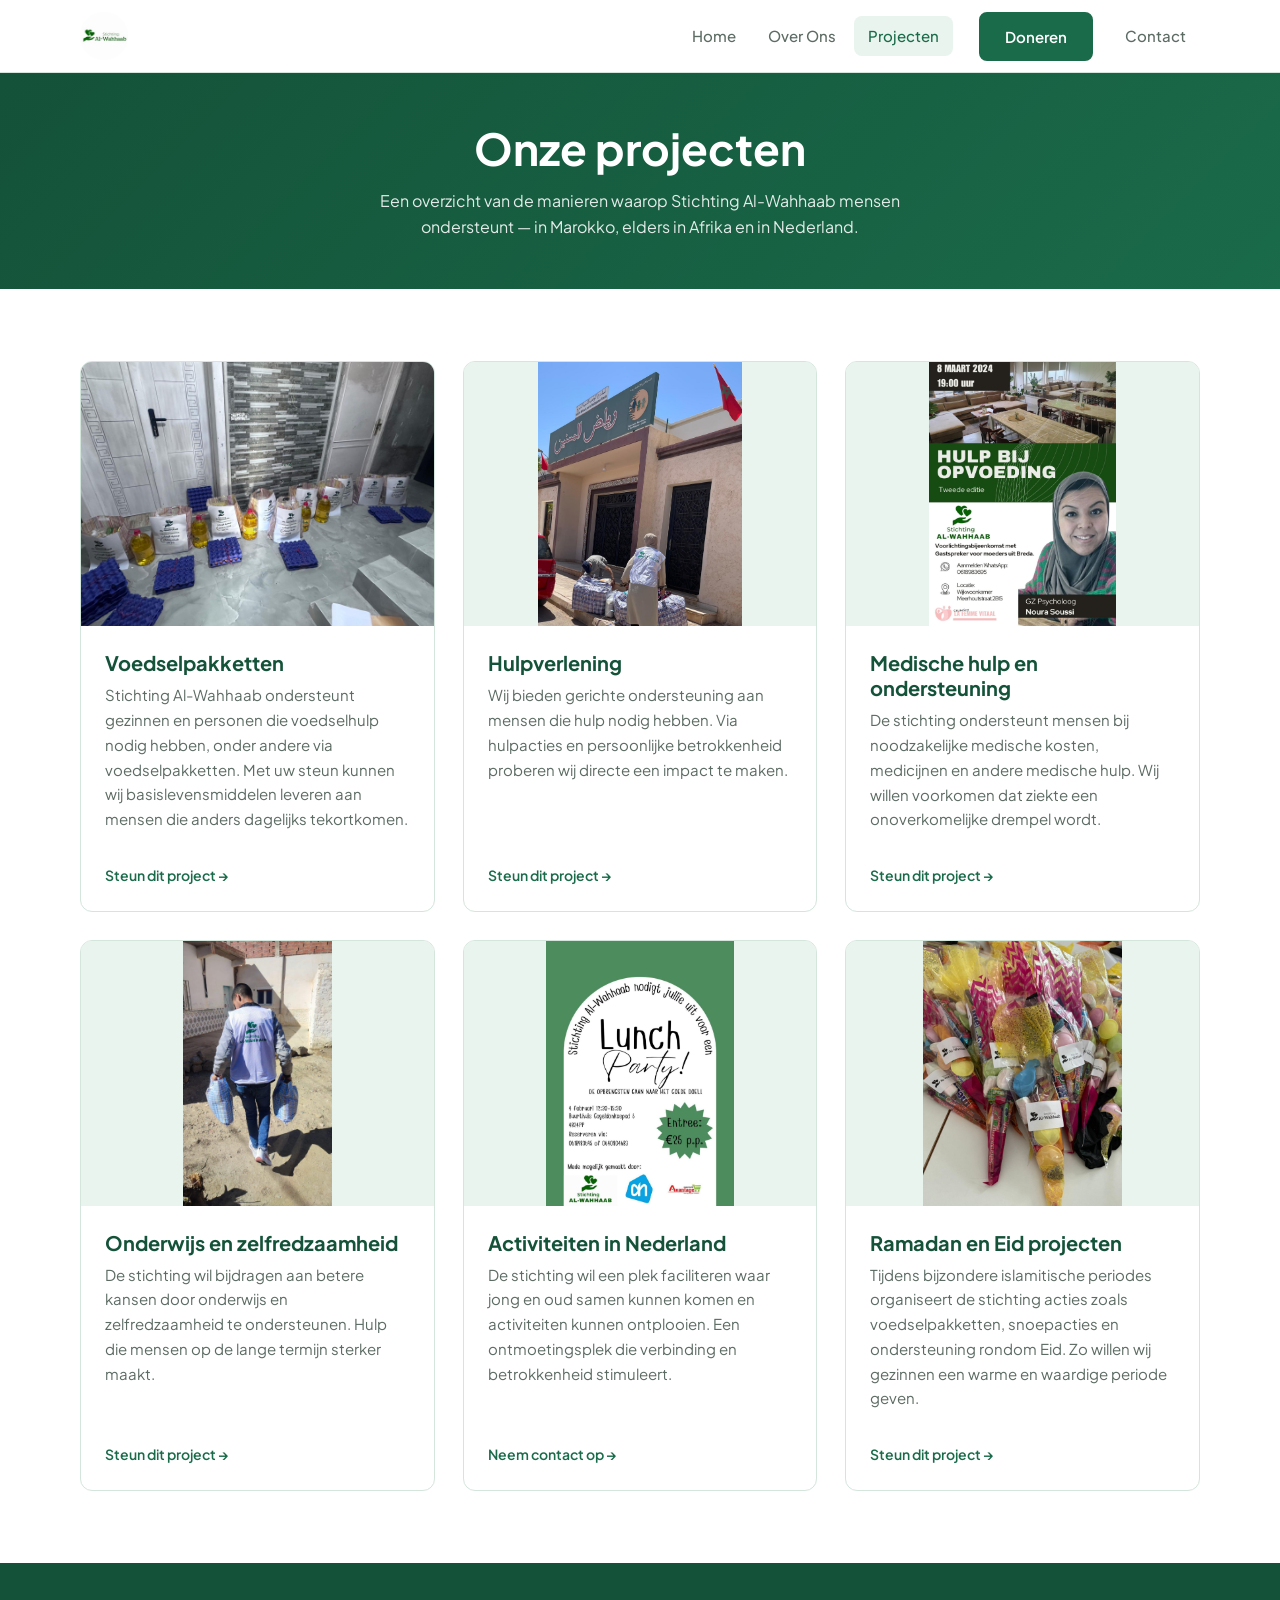
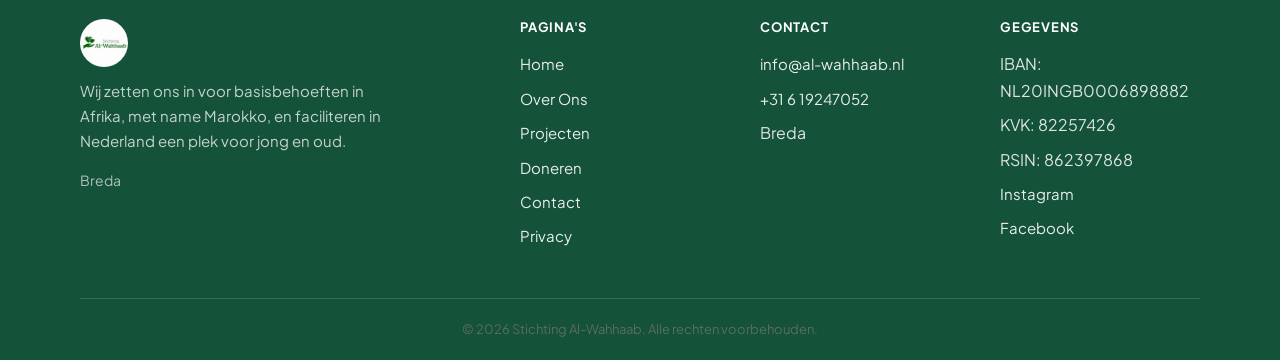
<file: projecten.html>
<!DOCTYPE html>
<html lang="nl">
<head>
  <meta charset="UTF-8">
  <meta name="viewport" content="width=device-width, initial-scale=1.0">
  <meta name="description" content="Bekijk de projecten van Stichting Al-Wahhaab: voedselpakketten, hulpverlening, medische hulp, activiteiten in Nederland en Ramadan- en Eid-acties.">
  <title>Projecten | Stichting Al-Wahhaab</title>
  <link rel="icon" href="Images/logo.jpg" type="image/jpeg">
  <link rel="preconnect" href="https://fonts.googleapis.com">
  <link rel="preconnect" href="https://fonts.gstatic.com" crossorigin>
  <link href="https://fonts.googleapis.com/css2?family=Plus+Jakarta+Sans:wght@400;500;600;700&display=swap" rel="stylesheet">
  <link rel="stylesheet" href="css/style.css">
</head>
<body>
  <header class="site-header">
    <div class="site-header__inner">
      <a href="index.html" class="logo" aria-label="Stichting Al-Wahhaab — naar home">
        <img class="logo__image" src="Images/logo.jpg" alt="Logo Stichting Al-Wahhaab">
      </a>
      <button class="nav-toggle" type="button" aria-label="Menu openen" aria-expanded="false" aria-controls="main-nav">
        <span class="nav-toggle__bar"></span>
        <span class="nav-toggle__bar"></span>
        <span class="nav-toggle__bar"></span>
      </button>
      <nav class="nav" id="main-nav" aria-label="Hoofdnavigatie">
        <a href="index.html" class="nav__link">Home</a>
        <a href="over-ons.html" class="nav__link">Over Ons</a>
        <a href="projecten.html" class="nav__link nav__link--active">Projecten</a>
        <a href="doneren.html" class="nav__link nav__cta"><span class="btn btn--primary">Doneren</span></a>
        <a href="contact.html" class="nav__link">Contact</a>
      </nav>
    </div>
  </header>

  <main>
    <section class="page-hero">
      <div class="container">
        <h1>Onze projecten</h1>
        <p>Een overzicht van de manieren waarop Stichting Al-Wahhaab mensen ondersteunt — in Marokko, elders in Afrika en in Nederland.</p>
      </div>
    </section>

    <!--
      PROJECT TOEVOEGEN:
      Kopieer een volledig <article class="project-card">-blok hieronder.
      Pas id, titel, tekst en afbeelding aan.
    -->
    <section class="section section--white" aria-label="Projectoverzicht">
      <div class="container">
        <div class="projects-grid">

          <article class="project-card" id="voedselpakketten">
            <div class="project-card__image">
              <img src="Images/Voedselpakket.jpeg" alt="Voedselpakketten van Stichting Al-Wahhaab">
            </div>
            <div class="project-card__body">
              <h3>Voedselpakketten</h3>
              <p>Stichting Al-Wahhaab ondersteunt gezinnen en personen die voedselhulp nodig hebben, onder andere via voedselpakketten. Met uw steun kunnen wij basislevensmiddelen leveren aan mensen die anders dagelijks tekortkomen.</p>
              <a href="doneren.html" class="project-card__link">Steun dit project →</a>
            </div>
          </article>

          <article class="project-card" id="hulpverlening">
            <div class="project-card__image">
              <img src="Images/Aflevering.jpeg" alt="Hulpverlening door Stichting Al-Wahhaab">
            </div>
            <div class="project-card__body">
              <h3>Hulpverlening</h3>
              <p>Wij bieden gerichte ondersteuning aan mensen die hulp nodig hebben. Via hulpacties en persoonlijke betrokkenheid proberen wij directe een impact te maken.</p>
              <a href="doneren.html" class="project-card__link">Steun dit project →</a>
            </div>
          </article>

          <article class="project-card" id="medische-hulp">
            <div class="project-card__image">
              <img src="Images/Psycholoog.jpeg" alt="Ondersteuning en medische hulp door Stichting Al-Wahhaab">
            </div>
            <div class="project-card__body">
              <h3>Medische hulp en ondersteuning</h3>
              <p>De stichting ondersteunt mensen bij noodzakelijke medische kosten, medicijnen en andere medische hulp. Wij willen voorkomen dat ziekte een onoverkomelijke drempel wordt.</p>
              <a href="doneren.html" class="project-card__link">Steun dit project →</a>
            </div>
          </article>

          <article class="project-card" id="onderwijs-zelfredzaamheid">
            <div class="project-card__image">
              <img src="Images/Vrijwilliger.jpeg" alt="Vrijwilliger van Stichting Al-Wahhaab bij onderwijs en zelfredzaamheid">
            </div>
            <div class="project-card__body">
              <h3>Onderwijs en zelfredzaamheid</h3>
              <p>De stichting wil bijdragen aan betere kansen door onderwijs en zelfredzaamheid te ondersteunen. Hulp die mensen op de lange termijn sterker maakt.</p>
              <a href="doneren.html" class="project-card__link">Steun dit project →</a>
            </div>
          </article>

          <article class="project-card" id="activiteiten-nederland">
            <div class="project-card__image">
              <img src="Images/Lunchparty.jpeg" alt="Activiteiten en samenkomst in Nederland">
            </div>
            <div class="project-card__body">
              <h3>Activiteiten in Nederland</h3>
              <p>De stichting wil een plek faciliteren waar jong en oud samen kunnen komen en activiteiten kunnen ontplooien. Een ontmoetingsplek die verbinding en betrokkenheid stimuleert.</p>
              <a href="contact.html" class="project-card__link">Neem contact op →</a>
            </div>
          </article>

          <article class="project-card" id="ramadan-eid">
            <div class="project-card__image">
              <img src="Images/Snoep.jpeg" alt="Ramadan- en Eid-actie van Stichting Al-Wahhaab">
            </div>
            <div class="project-card__body">
              <h3>Ramadan en Eid projecten</h3>
              <p>Tijdens bijzondere islamitische periodes organiseert de stichting acties zoals voedselpakketten, snoepacties en ondersteuning rondom Eid. Zo willen wij gezinnen een warme en waardige periode geven.</p>
              <a href="doneren.html" class="project-card__link">Steun dit project →</a>
            </div>
          </article>

    </section>
  </main>

  <footer class="site-footer">
    <div class="container">
      <div class="footer-grid">
        <div class="footer-brand">
          <a href="index.html" class="logo logo--footer">
            <img class="logo__image logo__image--footer" src="Images/logo.jpg" alt="Logo Stichting Al-Wahhaab">
          </a>
          <p>Wij zetten ons in voor basisbehoeften in Afrika, met name Marokko, en faciliteren in Nederland een plek voor jong en oud.</p>
          <p class="footer-location">Breda</p>
        </div>
        <div>
          <h3 class="footer-heading">Pagina's</h3>
          <ul class="footer-links">
            <li><a href="index.html">Home</a></li>
            <li><a href="over-ons.html">Over Ons</a></li>
            <li><a href="projecten.html">Projecten</a></li>
            <li><a href="doneren.html">Doneren</a></li>
            <li><a href="contact.html">Contact</a></li>
            <li><a href="privacy.html">Privacy</a></li>
          </ul>
        </div>
        <div>
          <h3 class="footer-heading">Contact</h3>
          <ul class="footer-links">
            <li><a href="mailto:info@al-wahhaab.nl">info@al-wahhaab.nl</a></li>
            <li><a href="https://wa.me/31619247052" target="_blank" rel="noopener noreferrer">+31 6 19247052</a></li>
            <li>Breda</li>
          </ul>
        </div>
        <div>
          <h3 class="footer-heading">Gegevens</h3>
          <ul class="footer-links">
            <li>IBAN: NL20INGB0006898882</li>
            <li>KVK: 82257426</li>
            <li>RSIN: 862397868</li>
            <li><a href="https://www.instagram.com/stichting.alwahhaab?igsh=eHZibWZzYjQzam8w&utm_source=qr" target="_blank" rel="noopener noreferrer">Instagram</a></li>
            <li><a href="https://www.facebook.com/share/18pHpDNqFq/?mibextid=wwXIfr" target="_blank" rel="noopener noreferrer">Facebook</a></li>
          </ul>
        </div>
      </div>
      <div class="footer-bottom">
        <p>&copy; <span id="year"></span> Stichting Al-Wahhaab. Alle rechten voorbehouden.</p>
      </div>
    </div>
  </footer>

  <script>document.getElementById("year").textContent = new Date().getFullYear();</script>
  <script src="js/script.js"></script>
</body>
</html>
</file>
<file: css/style.css>
/* ==========================================================================
   Stichting Al-Wahhaab — Centraal stylesheet
   ========================================================================== */

:root {
  --color-primary: #1a6b4a;
  --color-primary-dark: #145239;
  --color-primary-light: #2d8a63;
  --color-accent: #e8f4ed;
  --color-bg: #faf9f7;
  --color-bg-alt: #f0f7f3;
  --color-white: #ffffff;
  --color-text: #1e2a24;
  --color-text-muted: #5c6b63;
  --color-border: #d4e5dc;
  --color-beige: #f5f1eb;

  --font-sans: "Plus Jakarta Sans", system-ui, -apple-system, sans-serif;

  --shadow-sm: 0 1px 3px rgba(26, 107, 74, 0.08);
  --shadow-md: 0 4px 20px rgba(26, 107, 74, 0.12);
  --shadow-lg: 0 12px 40px rgba(26, 107, 74, 0.14);

  --radius-sm: 8px;
  --radius-md: 12px;
  --radius-lg: 20px;

  --header-height: 72px;
  --container: min(1120px, 100% - 2rem);
  --transition: 0.2s ease;
}

/* Reset & base */
*,
*::before,
*::after {
  box-sizing: border-box;
  margin: 0;
  padding: 0;
}

html {
  scroll-behavior: smooth;
}

body {
  font-family: var(--font-sans);
  font-size: 1rem;
  line-height: 1.65;
  color: var(--color-text);
  background-color: var(--color-bg);
  -webkit-font-smoothing: antialiased;
}

img {
  max-width: 100%;
  height: auto;
  display: block;
}

a {
  color: var(--color-primary);
  text-decoration: none;
  transition: color var(--transition);
}

a:hover {
  color: var(--color-primary-dark);
}

ul {
  list-style: none;
}

/* Typography */
h1,
h2,
h3,
h4 {
  line-height: 1.25;
  font-weight: 700;
  color: var(--color-text);
}

h1 {
  font-size: clamp(2rem, 5vw, 2.75rem);
}

h2 {
  font-size: clamp(1.5rem, 3.5vw, 2rem);
  margin-bottom: 0.75rem;
}

h3 {
  font-size: 1.25rem;
  margin-bottom: 0.5rem;
}

p {
  margin-bottom: 1rem;
  color: var(--color-text-muted);
}

p:last-child {
  margin-bottom: 0;
}

.lead {
  font-size: 1.125rem;
  color: var(--color-text-muted);
}

.section-label {
  display: inline-block;
  font-size: 0.8125rem;
  font-weight: 600;
  text-transform: uppercase;
  letter-spacing: 0.06em;
  color: var(--color-primary);
  margin-bottom: 0.5rem;
}

/* Layout */
.container {
  width: var(--container);
  margin-inline: auto;
}

.section {
  padding: 4.5rem 0;
}

.section--alt {
  background-color: var(--color-bg-alt);
}

.section--white {
  background-color: var(--color-white);
}

.section-header {
  text-align: center;
  max-width: 640px;
  margin: 0 auto 3rem;
}

.section-header p {
  margin-top: 0.5rem;
}

/* Buttons */
.btn {
  display: inline-flex;
  align-items: center;
  justify-content: center;
  gap: 0.5rem;
  padding: 0.75rem 1.5rem;
  font-family: inherit;
  font-size: 0.9375rem;
  font-weight: 600;
  line-height: 1.4;
  border-radius: var(--radius-sm);
  border: 2px solid transparent;
  cursor: pointer;
  transition: background var(--transition), color var(--transition),
    border-color var(--transition), transform var(--transition);
  text-decoration: none;
}

.btn:hover {
  transform: translateY(-1px);
}

.btn--primary {
  background-color: var(--color-primary);
  color: var(--color-white);
  border-color: var(--color-primary);
}

.btn--primary:hover {
  background-color: var(--color-primary-dark);
  border-color: var(--color-primary-dark);
  color: var(--color-white);
}

.btn--secondary {
  background-color: var(--color-white);
  color: var(--color-primary);
  border-color: var(--color-primary);
}

.btn--secondary:hover {
  background-color: var(--color-accent);
  color: var(--color-primary-dark);
}

.btn--outline-white {
  background-color: transparent;
  color: var(--color-white);
  border-color: var(--color-white);
}

.btn--outline-white:hover {
  background-color: var(--color-white);
  color: var(--color-primary);
}

.btn--whatsapp {
  background-color: #25d366;
  color: var(--color-white);
  border-color: #25d366;
}

.btn--whatsapp:hover {
  background-color: #1da851;
  border-color: #1da851;
  color: var(--color-white);
}

.btn-group {
  display: flex;
  flex-wrap: wrap;
  gap: 1rem;
}

/* Header */
.site-header {
  position: sticky;
  top: 0;
  z-index: 100;
  background-color: var(--color-white);
  border-bottom: 1px solid var(--color-border);
  box-shadow: var(--shadow-sm);
}

.site-header__inner {
  display: flex;
  align-items: center;
  justify-content: space-between;
  height: var(--header-height);
  width: var(--container);
  margin-inline: auto;
}

.logo {
  display: flex;
  align-items: center;
  text-decoration: none;
  color: var(--color-text);
  flex-shrink: 0;
}

.logo__image {
  height: 48px;
  width: auto;
  max-width: 180px;
  object-fit: contain;
  display: block;
}

.logo__image--footer {
  height: 52px;
  max-width: 200px;
}

.logo__image {
  width: 48px;
  height: 48px;
  object-fit: contain;
  display: block;
  border-radius: 50%;
}

/* Navigation */
.nav {
  display: flex;
  align-items: center;
  gap: 0.25rem;
}

.nav__link {
  padding: 0.5rem 0.875rem;
  font-size: 0.9375rem;
  font-weight: 500;
  color: var(--color-text-muted);
  border-radius: var(--radius-sm);
  text-decoration: none;
  transition: color var(--transition), background var(--transition);
}

.nav__link:hover,
.nav__link--active {
  color: var(--color-primary);
  background-color: var(--color-accent);
}

.nav__cta {
  margin-left: 0.5rem;
}

.nav-toggle {
  display: none;
  flex-direction: column;
  justify-content: center;
  gap: 5px;
  width: 44px;
  height: 44px;
  padding: 10px;
  background: none;
  border: none;
  cursor: pointer;
  border-radius: var(--radius-sm);
}

.nav-toggle:hover {
  background-color: var(--color-accent);
}

.nav-toggle__bar {
  display: block;
  width: 100%;
  height: 2px;
  background-color: var(--color-text);
  border-radius: 2px;
  transition: transform var(--transition), opacity var(--transition);
}

.nav-toggle[aria-expanded="true"] .nav-toggle__bar:nth-child(1) {
  transform: translateY(7px) rotate(45deg);
}

.nav-toggle[aria-expanded="true"] .nav-toggle__bar:nth-child(2) {
  opacity: 0;
}

.nav-toggle[aria-expanded="true"] .nav-toggle__bar:nth-child(3) {
  transform: translateY(-7px) rotate(-45deg);
}

/* Hero */
.hero {
  position: relative;
  background: linear-gradient(
    135deg,
    var(--color-primary-dark) 0%,
    var(--color-primary) 50%,
    var(--color-primary-light) 100%
  );
  color: var(--color-white);
  padding: 5rem 0 6rem;
  overflow: hidden;
}

.hero::before {
  content: "";
  position: absolute;
  inset: 0;
  background: url("data:image/svg+xml,%3Csvg width='60' height='60' viewBox='0 0 60 60' xmlns='http://www.w3.org/2000/svg'%3E%3Cg fill='none' fill-rule='evenodd'%3E%3Cg fill='%23ffffff' fill-opacity='0.04'%3E%3Cpath d='M36 34v-4h-2v4h-4v2h4v4h2v-4h4v-2h-4zm0-30V0h-2v4h-4v2h4v4h2V6h4V4h-4zM6 34v-4H4v4H0v2h4v4h2v-4h4v-2H6zM6 4V0H4v4H0v2h4v4h2V6h4V4H6z'/%3E%3C/g%3E%3C/g%3E%3C/svg%3E");
  opacity: 0.5;
}

.hero__inner {
  position: relative;
  display: grid;
  grid-template-columns: 1fr 1fr;
  gap: 3rem;
  align-items: center;
  width: var(--container);
  margin-inline: auto;
}

.hero__content h1 {
  color: var(--color-white);
  margin-bottom: 1.25rem;
}

.hero__content .lead {
  color: rgba(255, 255, 255, 0.9);
  margin-bottom: 2rem;
  max-width: 520px;
}

.hero__image {
  border-radius: var(--radius-lg);
  overflow: hidden;
  box-shadow: var(--shadow-lg);
  aspect-ratio: 4 / 3;
  background-color: rgba(255, 255, 255, 0.1);
  display: flex;
  align-items: center;
  justify-content: center;
}

.hero__image img,
.hero__image .placeholder-img {
  width: 100%;
  height: 100%;
  max-height: 100%;
  object-fit: cover;
  object-position: center;
}

.hero__image--contain img {
  object-fit: contain;
  object-position: center;
}

.hero--compact {
  padding: 3.5rem 0 4rem;
}

.hero--compact .hero__inner {
  grid-template-columns: 1fr;
  text-align: center;
}

.hero--compact .hero__content .lead {
  margin-inline: auto;
}

.hero--compact .btn-group {
  justify-content: center;
}

/* Page hero (subpages) */
.page-hero {
  background: linear-gradient(135deg, var(--color-primary-dark), var(--color-primary));
  color: var(--color-white);
  padding: 3rem 0;
  text-align: center;
}

.page-hero h1 {
  color: var(--color-white);
  margin-bottom: 0.75rem;
}

.page-hero p {
  color: rgba(255, 255, 255, 0.88);
  max-width: 600px;
  margin: 0 auto;
}

/* Goals grid */
.goals-grid {
  display: grid;
  grid-template-columns: repeat(auto-fit, minmax(180px, 1fr));
  gap: 1.5rem;
}

.goal-card {
  text-align: center;
  padding: 1.75rem 1.25rem;
  background: var(--color-white);
  border-radius: var(--radius-md);
  border: 1px solid var(--color-border);
  transition: box-shadow var(--transition), transform var(--transition);
}

.goal-card:hover {
  box-shadow: var(--shadow-md);
  transform: translateY(-2px);
}

.goal-card__icon {
  width: 56px;
  height: 56px;
  margin: 0 auto 1rem;
  background-color: var(--color-accent);
  border-radius: 50%;
  display: flex;
  align-items: center;
  justify-content: center;
  color: var(--color-primary);
}

.goal-card__icon svg {
  width: 28px;
  height: 28px;
}

.goal-card h3 {
  font-size: 1rem;
  margin-bottom: 0.35rem;
}

.goal-card p {
  font-size: 0.875rem;
  margin: 0;
}

/* Project cards */
.projects-grid {
  display: grid;
  grid-template-columns: repeat(auto-fill, minmax(300px, 1fr));
  gap: 1.75rem;
}

.project-card {
  background: var(--color-white);
  border-radius: var(--radius-md);
  border: 1px solid var(--color-border);
  overflow: hidden;
  display: flex;
  flex-direction: column;
  transition: box-shadow var(--transition), transform var(--transition);
}

.project-card:hover {
  box-shadow: var(--shadow-md);
  transform: translateY(-3px);
}

.project-card__image {
  aspect-ratio: 4 / 3;
  background-color: var(--color-accent);
  overflow: hidden;
}

.project-card__image:not(.project-card__image--icon) {
  display: flex;
  align-items: center;
  justify-content: center;
}

.project-card__image img {
  width: 100%;
  height: 100%;
  max-height: 100%;
  object-fit: contain;
  object-position: center;
  display: block;
}

/* Optioneel: vullend kader voor foto's (voeg --cover toe aan de container) */
.project-card__image--cover img {
  object-fit: cover;
  object-position: center;
}

/* Posters/flyers: volledige afbeelding zichtbaar (voeg --poster toe aan de container) */
.project-card__image--poster img {
  object-fit: contain;
}

.project-card__image--icon {
  display: flex;
  align-items: center;
  justify-content: center;
  background: linear-gradient(145deg, var(--color-accent), var(--color-bg-alt));
}

.project-card__icon-wrap {
  width: 64px;
  height: 64px;
  border-radius: 50%;
  background-color: var(--color-white);
  display: flex;
  align-items: center;
  justify-content: center;
  color: var(--color-primary);
  box-shadow: var(--shadow-sm);
}

.project-card__icon-wrap svg {
  width: 32px;
  height: 32px;
}

.project-card__body {
  padding: 1.5rem;
  flex: 1;
  display: flex;
  flex-direction: column;
}

.project-card__body h3 {
  color: var(--color-primary-dark);
}

.project-card__body p {
  flex: 1;
  font-size: 0.9375rem;
}

.project-card__link {
  margin-top: 1rem;
  font-weight: 600;
  font-size: 0.875rem;
  display: inline-flex;
  align-items: center;
  gap: 0.35rem;
}

/* Trust section */
.trust-section {
  display: grid;
  grid-template-columns: 1fr 1fr;
  gap: 3rem;
  align-items: center;
}

.trust-list {
  display: flex;
  flex-direction: column;
  gap: 1.25rem;
  margin-top: 1.5rem;
}

.trust-item {
  display: flex;
  gap: 1rem;
  align-items: flex-start;
}

.trust-item__icon {
  flex-shrink: 0;
  width: 40px;
  height: 40px;
  background-color: var(--color-accent);
  border-radius: 50%;
  display: flex;
  align-items: center;
  justify-content: center;
  color: var(--color-primary);
}

.trust-item h4 {
  font-size: 1rem;
  margin-bottom: 0.25rem;
}

.trust-item p {
  font-size: 0.9375rem;
  margin: 0;
}

/* CTA banner */
.cta-banner {
  background: linear-gradient(135deg, var(--color-primary), var(--color-primary-light));
  color: var(--color-white);
  padding: 3.5rem 2rem;
  border-radius: var(--radius-lg);
  text-align: center;
  box-shadow: var(--shadow-md);
}

.cta-banner h2 {
  color: var(--color-white);
  margin-bottom: 0.75rem;
}

.cta-banner p {
  color: rgba(255, 255, 255, 0.9);
  max-width: 560px;
  margin: 0 auto 1.75rem;
}

/* Two column content */
.content-grid {
  display: grid;
  grid-template-columns: 1fr 1fr;
  gap: 3rem;
  align-items: start;
}

.content-grid--reverse .content-grid__image {
  order: -1;
}

/* Official info box */
.info-box {
  background-color: var(--color-accent);
  border: 1px solid var(--color-border);
  border-radius: var(--radius-md);
  padding: 1.75rem;
  margin-top: 2rem;
}

.info-box h3 {
  color: var(--color-primary-dark);
  margin-bottom: 1rem;
  font-size: 1.125rem;
}

.info-box dl {
  display: grid;
  gap: 0.75rem;
}

.info-box dt {
  font-weight: 600;
  font-size: 0.8125rem;
  text-transform: uppercase;
  letter-spacing: 0.04em;
  color: var(--color-primary);
}

.info-box dd {
  margin: 0;
  color: var(--color-text);
  font-size: 1rem;
}

/* Donate page */
.donate-methods {
  display: flex;
  flex-direction: column;
  align-items: center;
  gap: 2.5rem;
  margin: 0 auto 2.5rem;
  max-width: 720px;
}

.donate-card {
  background: var(--color-white);
  border: 1px solid var(--color-border);
  border-radius: var(--radius-md);
  padding: 1.5rem 1.25rem;
  text-align: center;
  width: 100%;
  max-width: 420px;
  margin: 0;
  box-shadow: var(--shadow-sm);
}

.donate-card__label {
  font-size: 0.8125rem;
  font-weight: 600;
  text-transform: uppercase;
  letter-spacing: 0.05em;
  color: var(--color-text-muted);
  margin-bottom: 0.5rem;
}

.donate-card__iban {
  font-size: clamp(1.0625rem, 3vw, 1.25rem);
  font-weight: 700;
  color: var(--color-primary-dark);
  letter-spacing: 0.02em;
  word-break: break-all;
  margin-bottom: 0.5rem;
}

.donate-card__name {
  font-size: 1rem;
  color: var(--color-text);
  font-weight: 600;
  margin-bottom: 1rem;
}

.donate-card__meta {
  display: flex;
  flex-wrap: wrap;
  justify-content: center;
  gap: 1rem 1.5rem;
  margin-top: 1rem;
  padding-top: 1.25rem;
  border-top: 1px solid var(--color-border);
  font-size: 0.875rem;
  color: var(--color-text-muted);
}

.donate-card__meta span strong {
  color: var(--color-text);
}

.btn--copy {
  margin-top: 0.25rem;
  font-size: 0.875rem;
  padding: 0.5rem 1rem;
}

.content-image {
  border-radius: var(--radius-md);
  overflow: hidden;
  box-shadow: var(--shadow-md);
  aspect-ratio: 4 / 3;
  background-color: var(--color-accent);
  display: flex;
  align-items: center;
  justify-content: center;
}

.content-image img {
  width: 100%;
  height: 100%;
  max-height: 100%;
  object-fit: contain;
  object-position: center;
  display: block;
}

.content-image--cover img {
  object-fit: cover;
}

.content-image--poster img {
  object-fit: contain;
}

.footer-location {
  color: rgba(255, 255, 255, 0.65) !important;
  font-size: 0.875rem !important;
  margin-top: 0.5rem !important;
}

.donate-online {
  background-color: var(--color-white);
  border: 2px solid var(--color-primary);
  border-radius: var(--radius-lg);
  padding: 2.5rem 2rem;
  text-align: center;
  margin: 0;
  width: 100%;
  max-width: 640px;
  box-shadow: var(--shadow-md);
}

.donate-online h3 {
  color: var(--color-primary-dark);
  margin-bottom: 0.5rem;
  font-size: 1.375rem;
}

.donate-online > p {
  max-width: 480px;
  margin: 0 auto 1.5rem;
}

.donate-paypal {
  position: relative;
  display: flex;
  flex-direction: column;
  align-items: center;
  justify-content: flex-start;
  gap: 0.75rem;
  width: 100%;
  max-width: 100%;
  margin-inline: auto;
}

.donate-paypal__submit {
  display: inline-flex;
  align-items: center;
  justify-content: center;
  width: 100%;
  max-width: 20rem;
  padding: 1rem 1.75rem;
  border: 2px solid var(--color-primary);
  border-radius: var(--radius-sm);
  background-color: var(--color-primary);
  color: var(--color-white);
  font-family: inherit;
  font-size: 1.0625rem;
  font-weight: 700;
  line-height: 1.25;
  cursor: pointer;
  appearance: none;
  -webkit-appearance: none;
  transition: background var(--transition), border-color var(--transition),
    transform var(--transition);
}

.donate-paypal__submit:hover {
  background-color: var(--color-primary-dark);
  border-color: var(--color-primary-dark);
  color: var(--color-white);
  transform: translateY(-1px);
}

.donate-paypal__pixel {
  position: absolute;
  width: 1px;
  height: 1px;
  opacity: 0;
  pointer-events: none;
}

.donate-paypal__cards {
  display: block;
  width: auto;
  max-width: 200px;
  height: 24px;
  max-height: 24px;
  object-fit: contain;
  object-position: center;
}

.donate-paypal__note {
  display: flex;
  align-items: center;
  justify-content: center;
  gap: 0.35rem;
  font-size: 0.75rem;
  line-height: 1;
  color: var(--color-text-muted);
  margin: 0;
}

.donate-paypal__logo {
  display: inline-block;
  width: auto;
  max-width: 72px;
  height: 16px;
  max-height: 16px;
  object-fit: contain;
  object-position: center;
  vertical-align: middle;
}

/* Privacy page */
.privacy-content {
  max-width: 720px;
}

.privacy-content h2 {
  margin-top: 2rem;
  color: var(--color-primary-dark);
}

.privacy-content h2:first-of-type {
  margin-top: 1.5rem;
}

.privacy-list {
  list-style: disc;
  padding-left: 1.25rem;
  margin: 0 0 1rem;
  color: var(--color-text-muted);
}

.privacy-list li {
  margin-bottom: 0.35rem;
}

/* Contact */
.contact-layout {
  display: grid;
  grid-template-columns: 1.2fr 1fr;
  gap: 3rem;
  align-items: start;
}

.contact-form {
  background: var(--color-white);
  padding: 2rem;
  border-radius: var(--radius-md);
  border: 1px solid var(--color-border);
  box-shadow: var(--shadow-sm);
}

.form-success,
.alert--success {
  background-color: #d4edda;
  color: #155724;
  border: 1px solid #c3e6cb;
  border-radius: 8px;
  padding: 1rem;
  margin-bottom: 1.5rem;
  box-shadow: none;
  outline: none;
}

.form-success h2,
.alert--success h3 {
  color: #155724;
  margin-top: 0;
  margin-bottom: 0.5rem;
}

.form-success p,
.alert--success p {
  margin: 0;
  color: #155724;
}

.form-error {
  background: #fdf2f2;
  border: 1px solid #e8b4b4;
  border-radius: var(--radius-sm);
  color: #8b2e2e;
  font-size: 0.9375rem;
  padding: 0.75rem 1rem;
  margin-bottom: 1.25rem;
}

.contact-form .btn:disabled {
  opacity: 0.7;
  cursor: wait;
  transform: none;
}

.form-group {
  margin-bottom: 1.25rem;
}

.form-group label {
  display: block;
  font-weight: 600;
  font-size: 0.875rem;
  margin-bottom: 0.4rem;
  color: var(--color-text);
}

.form-group input,
.form-group textarea,
.form-group select {
  width: 100%;
  padding: 0.75rem 1rem;
  font-family: inherit;
  font-size: 1rem;
  border: 1px solid var(--color-border);
  border-radius: var(--radius-sm);
  background-color: var(--color-bg);
  transition: border-color var(--transition), box-shadow var(--transition);
}

.form-group input:focus,
.form-group textarea:focus,
.form-group select:focus {
  outline: none;
  border-color: var(--color-primary);
  box-shadow: 0 0 0 3px rgba(26, 107, 74, 0.15);
}

.form-group textarea {
  min-height: 140px;
  resize: vertical;
}

.form-note {
  font-size: 0.8125rem;
  color: var(--color-text-muted);
  margin-top: 1rem;
}

.contact-info {
  display: flex;
  flex-direction: column;
  gap: 1.5rem;
}

.contact-card {
  background: var(--color-white);
  padding: 1.5rem;
  border-radius: var(--radius-md);
  border: 1px solid var(--color-border);
}

.contact-card h3 {
  font-size: 1rem;
  color: var(--color-primary-dark);
  margin-bottom: 1rem;
}

.contact-list li {
  display: flex;
  align-items: flex-start;
  gap: 0.75rem;
  margin-bottom: 0.875rem;
  font-size: 0.9375rem;
  color: var(--color-text-muted);
}

.contact-list li:last-child {
  margin-bottom: 0;
}

.contact-list a {
  font-weight: 500;
}

.social-links {
  display: flex;
  gap: 0.75rem;
  flex-wrap: wrap;
}

.social-links a {
  display: inline-flex;
  align-items: center;
  gap: 0.5rem;
  padding: 0.5rem 1rem;
  background-color: var(--color-accent);
  border-radius: var(--radius-sm);
  font-size: 0.875rem;
  font-weight: 600;
  color: var(--color-primary-dark);
}

.social-links a:hover {
  background-color: var(--color-primary);
  color: var(--color-white);
}

/* Placeholder images */
.placeholder-img {
  display: flex;
  align-items: center;
  justify-content: center;
  background: linear-gradient(145deg, var(--color-accent), var(--color-beige));
  color: var(--color-primary);
  font-size: 0.875rem;
  font-weight: 600;
  text-align: center;
  padding: 1rem;
}

.placeholder-img--hero {
  min-height: 280px;
  font-size: 1rem;
}

/* Footer */
.site-footer {
  background-color: var(--color-primary-dark);
  color: rgba(255, 255, 255, 0.85);
  padding: 3.5rem 0 0;
}

.site-footer a {
  color: rgba(255, 255, 255, 0.9);
}

.site-footer a:hover {
  color: var(--color-white);
}

.footer-grid {
  display: grid;
  grid-template-columns: 2fr 1fr 1fr 1fr;
  gap: 2.5rem;
  padding-bottom: 2.5rem;
  border-bottom: 1px solid rgba(255, 255, 255, 0.15);
}

.footer-brand p {
  color: rgba(255, 255, 255, 0.75);
  font-size: 0.9375rem;
  margin-top: 0.75rem;
  max-width: 320px;
}

.footer-heading {
  font-size: 0.8125rem;
  font-weight: 700;
  text-transform: uppercase;
  letter-spacing: 0.06em;
  color: var(--color-white);
  margin-bottom: 1rem;
}

.footer-links li {
  margin-bottom: 0.5rem;
}

.footer-links a {
  font-size: 0.9375rem;
}

.footer-bottom {
  padding: 1.25rem 0;
  text-align: center;
  font-size: 0.8125rem;
  color: rgba(255, 255, 255, 0.6);
}

/* Utilities */
.text-center {
  text-align: center;
}

.mb-0 {
  margin-bottom: 0 !important;
}

.sr-only {
  position: absolute;
  width: 1px;
  height: 1px;
  padding: 0;
  margin: -1px;
  overflow: hidden;
  clip: rect(0, 0, 0, 0);
  white-space: nowrap;
  border: 0;
}

/* Responsive */
@media (max-width: 900px) {
  .hero__inner,
  .trust-section,
  .content-grid,
  .contact-layout,
  .footer-grid {
    grid-template-columns: 1fr;
  }

  .hero__image {
    order: -1;
    max-height: min(280px, 70vw);
    width: 100%;
  }

  .content-grid--reverse .content-grid__image {
    order: -1;
  }

  .footer-grid {
    gap: 2rem;
  }
}

@media (max-width: 768px) {
  .nav-toggle {
    display: flex;
  }

  .nav {
    position: fixed;
    top: var(--header-height);
    left: 0;
    right: 0;
    bottom: 0;
    z-index: 99;
    flex-direction: column;
    align-items: stretch;
    padding: 1.5rem;
    background-color: var(--color-white);
    border-top: 1px solid var(--color-border);
    transform: translateX(100%);
    visibility: hidden;
    pointer-events: none;
    transition: transform 0.3s ease, visibility 0.3s ease;
    overflow-y: auto;
    gap: 0.25rem;
  }

  .nav.is-open {
    transform: translateX(0);
    visibility: visible;
    pointer-events: auto;
  }

  .nav__link {
    padding: 1rem;
    font-size: 1.0625rem;
  }

  .nav__cta {
    margin: 0.75rem 0 0;
  }

  .nav__cta .btn {
    width: 100%;
  }

  body.nav-open {
    overflow: hidden;
  }

  .section {
    padding: 3rem 0;
  }

  .donate-card {
    padding: 1.75rem 1.25rem;
  }

  .logo__image {
    height: 40px;
    max-width: 140px;
  }
}

@media (max-width: 480px) {
  .btn-group {
    flex-direction: column;
  }

  .btn-group .btn {
    width: 100%;
  }
}
</file>
